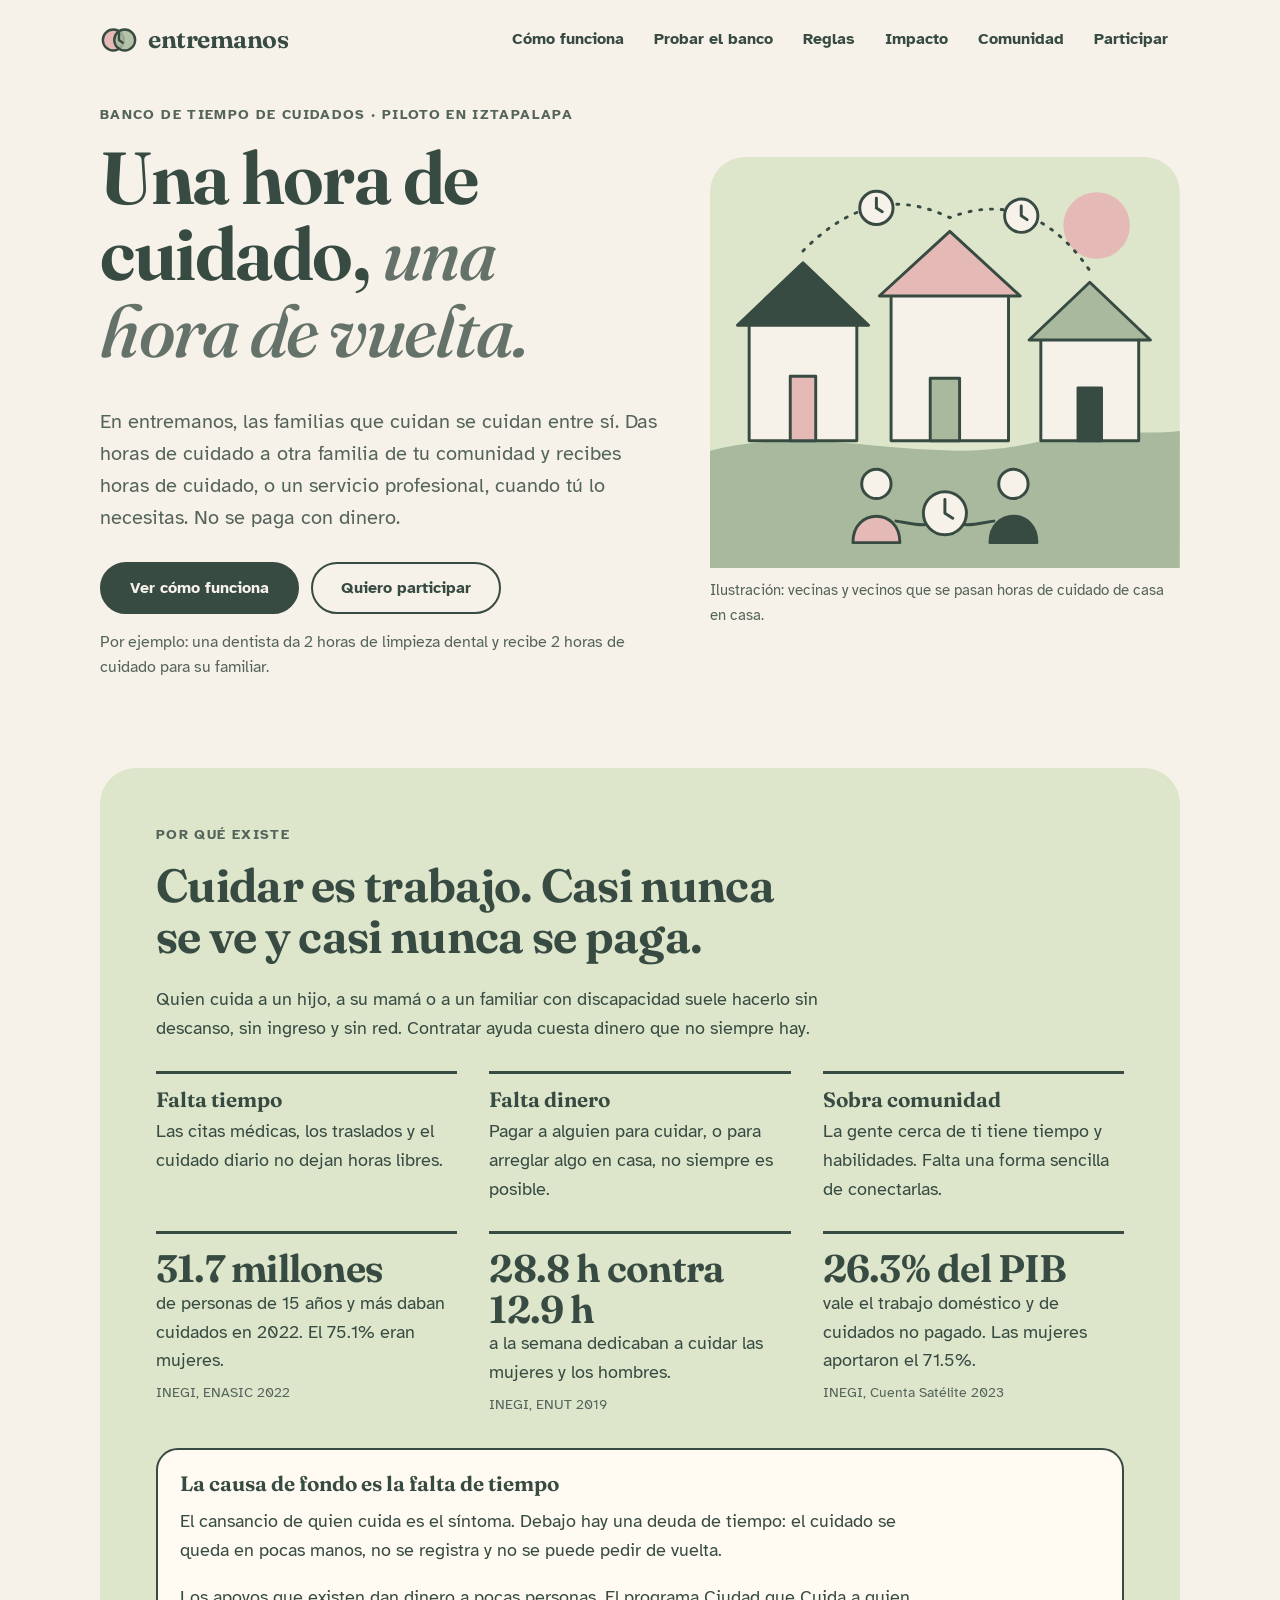
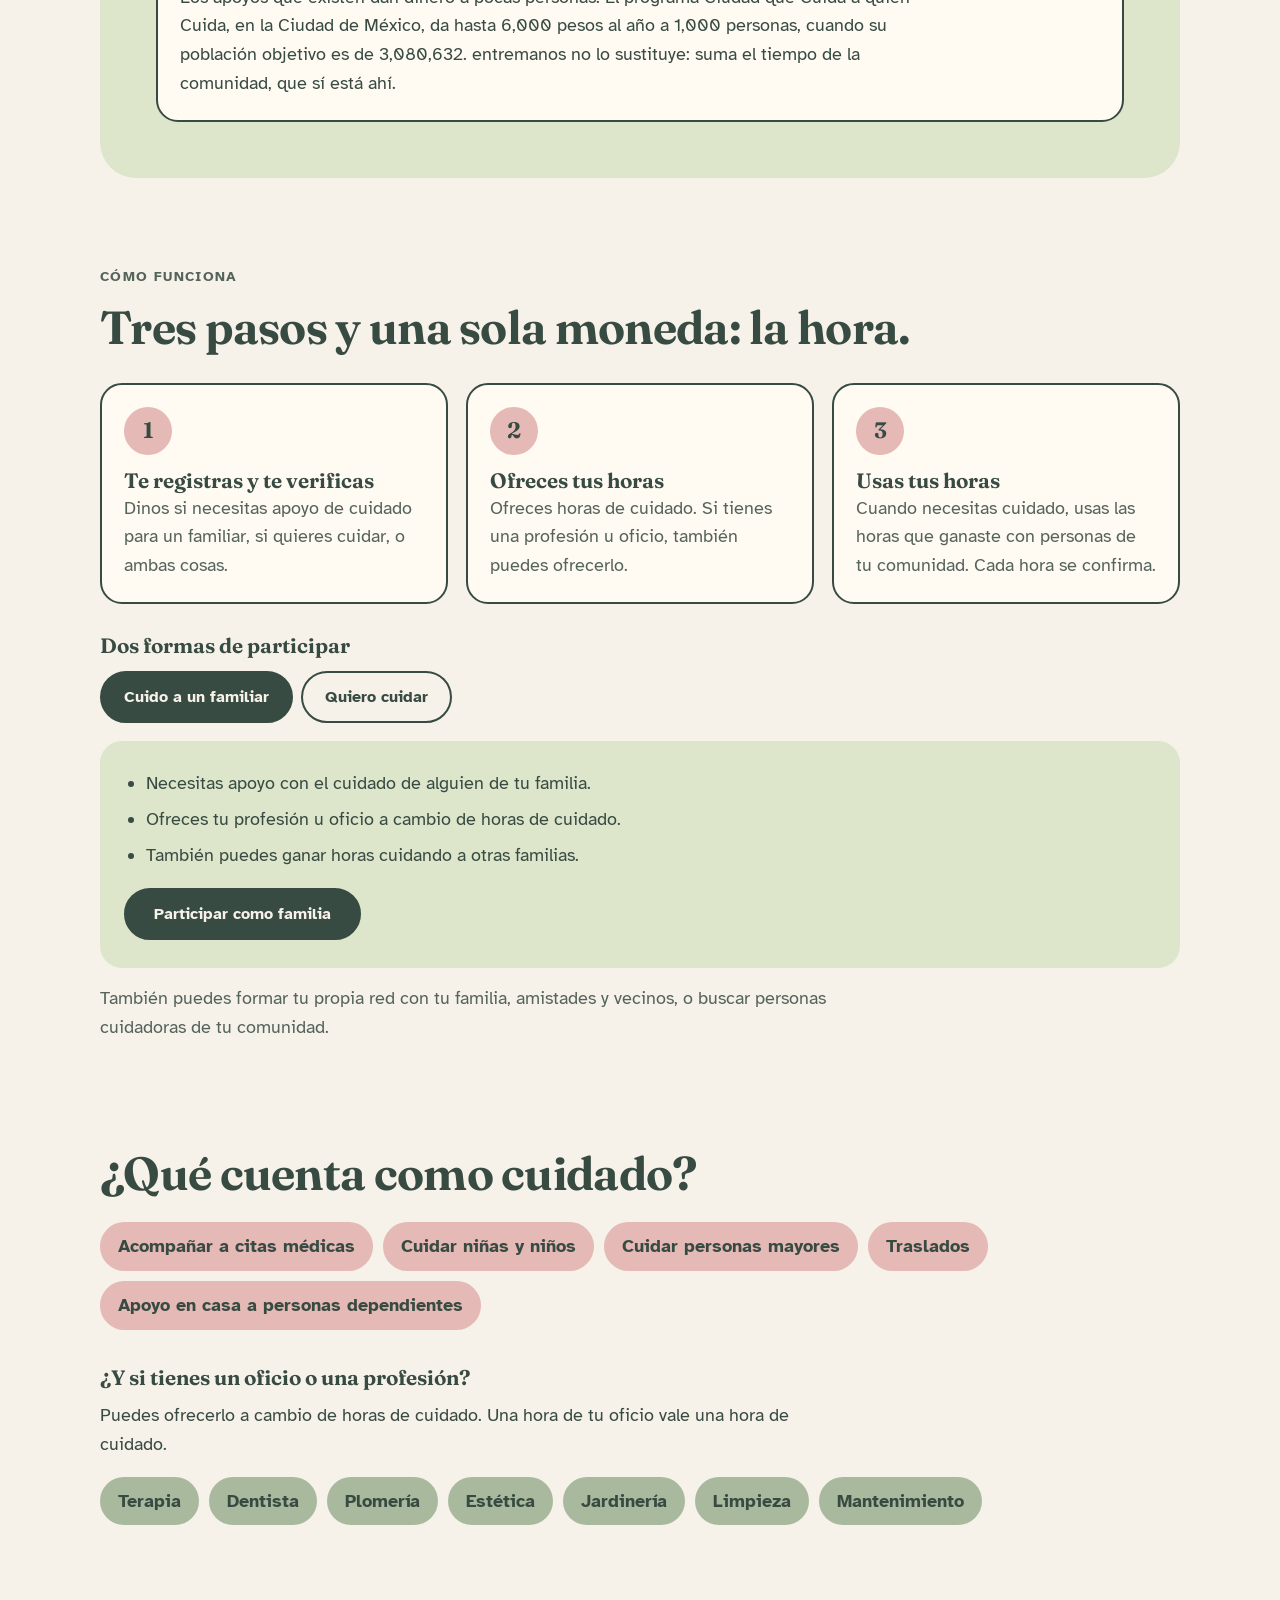
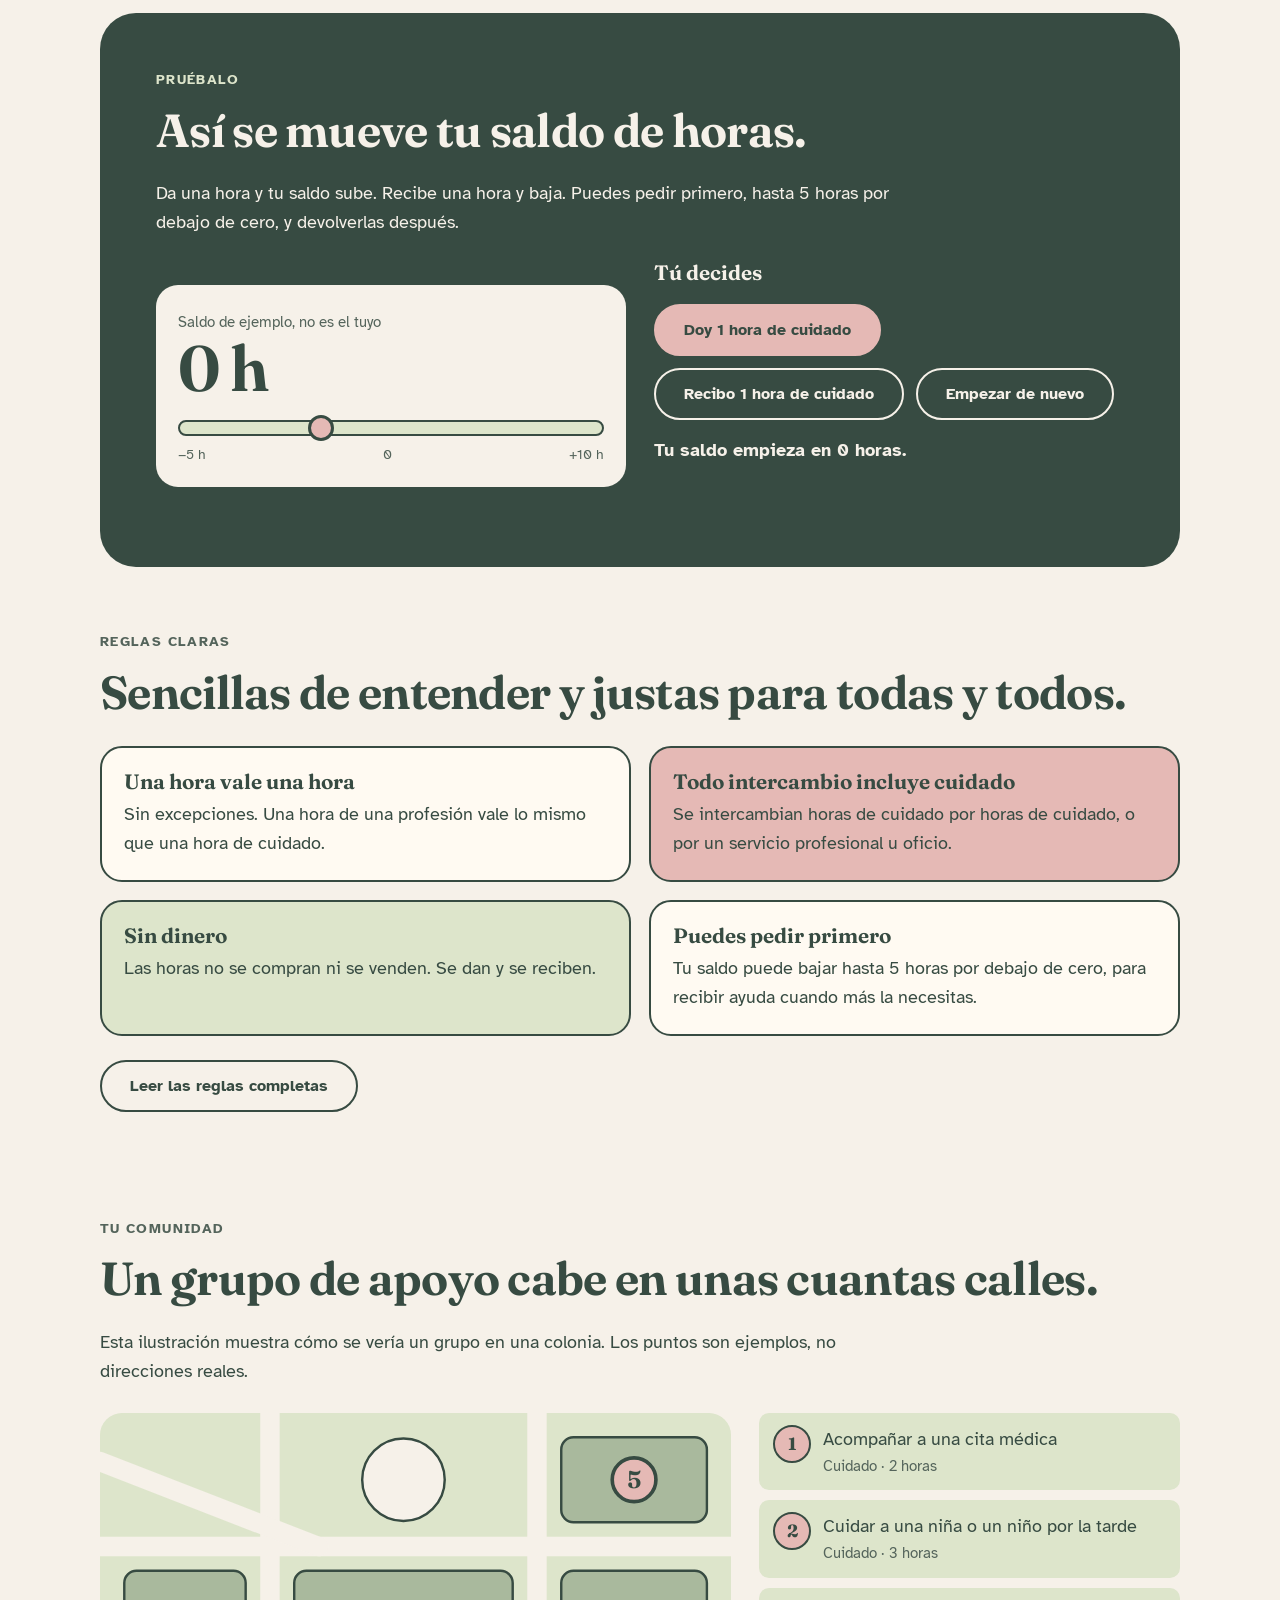
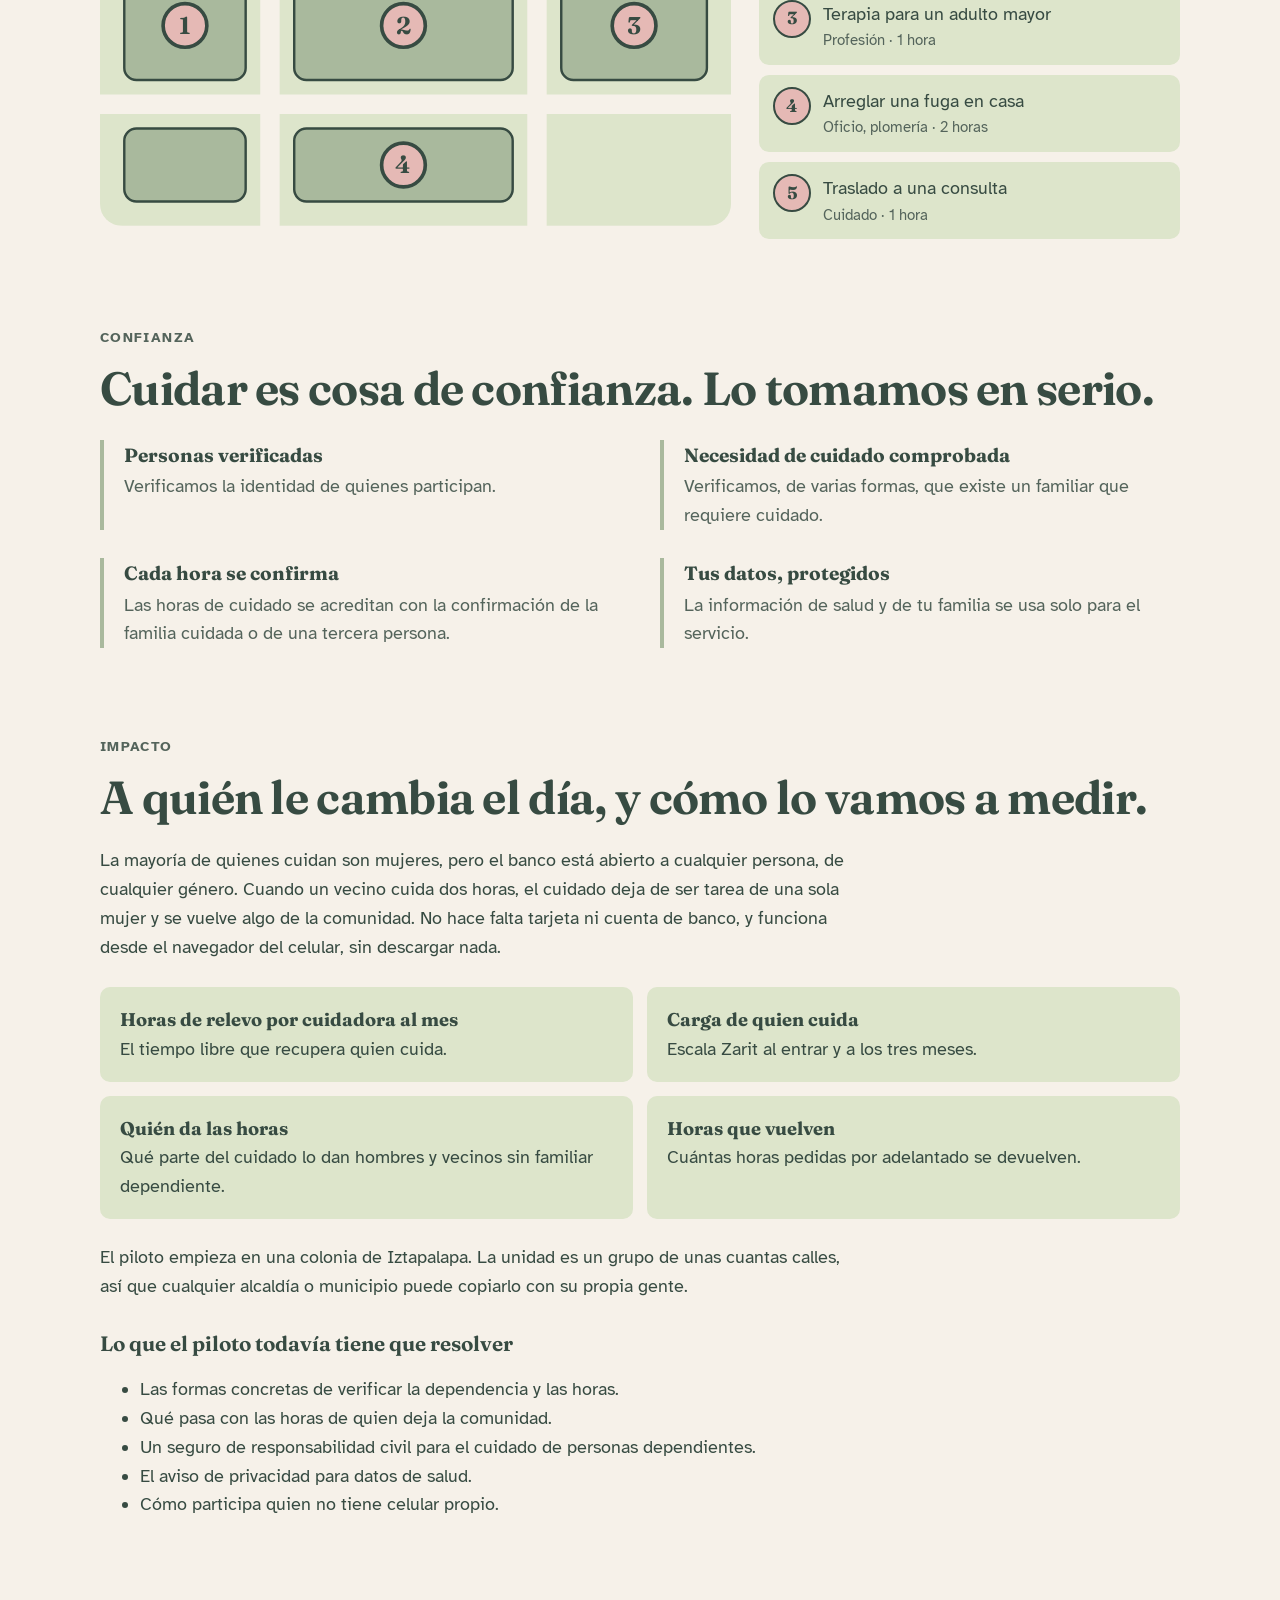
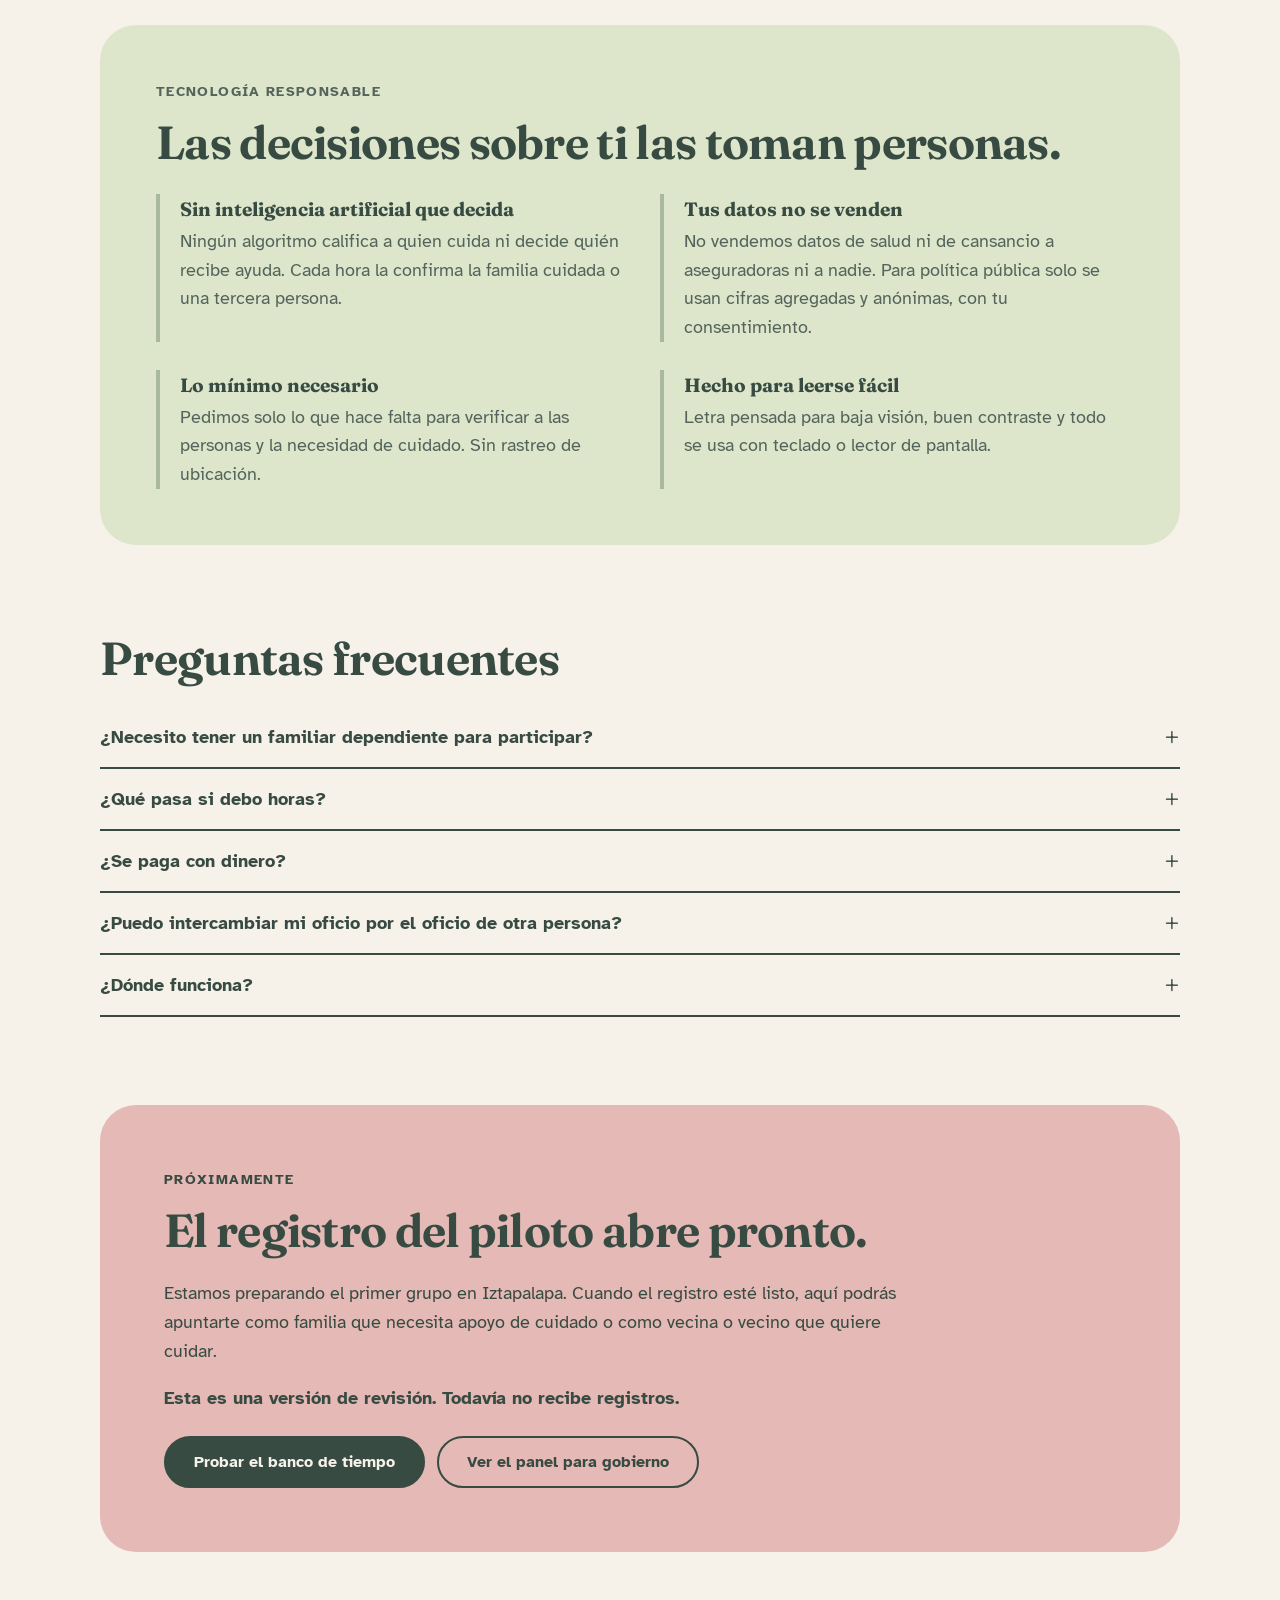
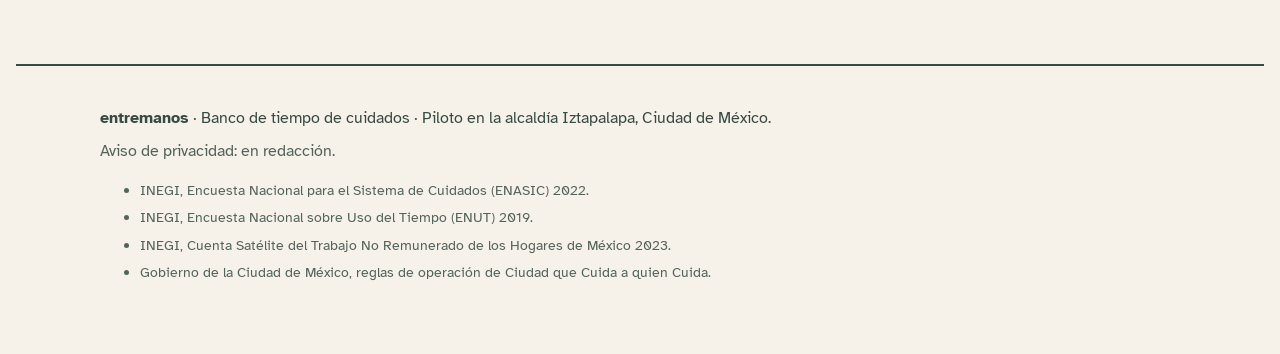
<file: index.html>
<!doctype html><html><head><meta charset=utf8><meta name=viewport content="width=device-width,initial-scale=1,viewport-fit=cover"><style>:root{color-scheme:light;box-sizing:border-box;padding-top:env(safe-area-inset-top,0px);padding-bottom:env(safe-area-inset-bottom,0px)}html{scroll-padding-top:env(safe-area-inset-top,0px)}body{margin:0;padding:0;font:14px -apple-system,BlinkMacSystemFont,sans-serif;background:#fff;color:#000}img{max-width:100%}[hidden]:not([hidden=until-found i]){display:none!important}</style></head><body>
<title>entremanos</title>
<meta name="claude:viewport-fit-sides" content="cover">
<meta name="description" content="entremanos es un banco de tiempo de cuidados. Una hora de cuidado que das se convierte en una hora de cuidado o de servicio para ti, entre personas de tu comunidad. Piloto en Iztapalapa.">
<link rel="preconnect" href="https://fonts.googleapis.com">
<link rel="preconnect" href="https://fonts.gstatic.com" crossorigin>
<link rel="stylesheet" href="https://fonts.googleapis.com/css2?family=Atkinson+Hyperlegible:ital,wght@0,400;0,700;1,400&family=Fraunces:ital,opsz,wght@0,9..144,500;0,9..144,650;1,9..144,500&display=swap">
<style>
  /* Layout concept: editorial, left-aligned columns on a warm cream ground; sage panels carry
     the explanations, rose marks the "hour" wherever it appears. One look, light only. */
  :root {
    color-scheme: light;
    --crema: #F6F1E9;
    --salvia-claro: #DDE5CB;
    --salvia: #A9B99D;
    --rosa: #E5B9B5;
    --bosque: #374B42;
    --texto-2: #54645B;      /* secondary text on crema: 5.57:1 */
    --titular: #65726A;      /* large display text only, on crema */
    --linea: #cfc8b8;
    --serif: "Fraunces", Georgia, "Times New Roman", serif;
    --sans: "Atkinson Hyperlegible", "Segoe UI", system-ui, -apple-system, Roboto, Arial, sans-serif;
    --r-s: 10px;
    --r-m: 22px;
    --r-l: 36px;
  }
  *, *::before, *::after { box-sizing: border-box; }
  html { scroll-behavior: smooth; -webkit-text-size-adjust: 100%; }
  body {
    margin: 0;
    background: var(--crema);
    color: var(--bosque);
    font-family: var(--sans);
    font-size: 1.125rem;
    line-height: 1.6;
    padding-left: max(16px, env(safe-area-inset-left, 0px));
    padding-right: max(16px, env(safe-area-inset-right, 0px));
  }
  h1, h2, h3 { font-family: var(--serif); font-weight: 650; color: var(--bosque); text-wrap: balance; margin: 0 0 .5em; }
  h1 { font-size: clamp(2.6rem, 9.5vw, 4.6rem); line-height: 1.04; letter-spacing: -.02em; }
  h1 em { font-style: italic; font-weight: 500; color: var(--titular); }
  h2 { font-size: clamp(1.9rem, 6vw, 2.9rem); line-height: 1.1; letter-spacing: -.015em; }
  h3 { font-size: 1.3rem; line-height: 1.2; }
  p { margin: 0 0 1em; max-width: 62ch; }
  a { color: var(--bosque); text-underline-offset: 3px; }
  .muted { color: var(--texto-2); }
  .wrap { max-width: 1080px; margin: 0 auto; }
  section { padding-block: 64px; }

  /* Visible focus on every interactive element */
  :focus-visible { outline: 3px solid var(--bosque); outline-offset: 3px; box-shadow: 0 0 0 7px var(--rosa); border-radius: 6px; }

  .skip {
    position: absolute; left: 12px; top: -80px; z-index: 50; background: var(--bosque); color: var(--crema);
    padding: 12px 18px; border-radius: var(--r-s); font-weight: 700; text-decoration: none;
  }
  .skip:focus { top: 12px; }

  .eyebrow { display: block; font-size: .85rem; font-weight: 700; letter-spacing: .1em; text-transform: uppercase; color: var(--texto-2); margin-bottom: 14px; }

  .btn {
    display: inline-flex; align-items: center; justify-content: center; min-height: 52px; padding: 0 28px;
    border-radius: 999px; border: 2px solid var(--bosque); background: var(--bosque); color: var(--crema);
    font: 700 1rem/1 var(--sans); text-decoration: none; cursor: pointer;
  }
  .btn:hover { background: #2a3a33; }
  .btn.ghost { background: transparent; color: var(--bosque); }
  .btn.ghost:hover { background: var(--salvia-claro); }
  .btn.rose { background: var(--rosa); color: var(--bosque); }
  .btn.rose:hover { background: #dba7a2; }

  /* Header */
  header.top { padding-block: 18px; }
  header.top .wrap { display: flex; flex-wrap: wrap; align-items: center; justify-content: space-between; gap: 12px 24px; }
  .brand { display: inline-flex; align-items: center; gap: 10px; text-decoration: none; font-family: var(--serif); font-weight: 650; font-size: 1.55rem; letter-spacing: -.02em; color: var(--bosque); }
  .brand svg { width: 38px; height: 38px; flex: none; }
  nav ul { display: flex; flex-wrap: wrap; gap: 4px 6px; list-style: none; margin: 0; padding: 0; }
  nav a { display: inline-flex; align-items: center; min-height: 44px; padding: 0 12px; border-radius: 999px; text-decoration: none; font-weight: 700; font-size: .98rem; }
  nav a:hover { background: var(--salvia-claro); }

  /* Hero */
  .hero { padding-top: 24px; }
  .hero-grid { display: grid; gap: 36px; align-items: center; }
  .hero .actions { display: flex; flex-wrap: wrap; gap: 12px; margin: 28px 0 16px; }
  .lead { font-size: 1.25rem; color: var(--texto-2); }
  .scene { margin: 0; }
  .scene svg { display: block; width: 100%; height: auto; max-width: 100%; }
  .scene figcaption { margin-top: 10px; font-size: .95rem; color: var(--texto-2); }

  /* Problem band */
  .band { background: var(--salvia-claro); border-radius: var(--r-l); padding: 40px 24px; }
  .three { display: grid; gap: 22px; margin-top: 28px; }
  .three div { border-top: 3px solid var(--bosque); padding-top: 14px; }
  .three h3 { margin-bottom: .2em; }
  .three p { margin: 0; color: var(--bosque); }
  .stat b { display: block; font: 650 2.4rem/1.05 var(--serif); letter-spacing: -.02em; }
  .stat cite { display: block; margin-top: 6px; font-style: normal; font-size: .9rem; color: var(--texto-2); }
  .cause { margin-top: 32px; padding: 22px; background: #fffaf2; border: 2px solid var(--bosque); border-radius: var(--r-m); }
  .cause p:last-child { margin-bottom: 0; }
  .metrics { list-style: none; margin: 26px 0 0; padding: 0; display: grid; gap: 14px; }
  .metrics li { padding: 18px 20px; background: var(--salvia-claro); border-radius: var(--r-s); }
  .metrics b { display: block; font-family: var(--serif); font-size: 1.15rem; }
  .sources { font-size: .9rem; color: var(--texto-2); }
  .sources li { margin-bottom: .3em; }
  @media (min-width: 860px) { .metrics { grid-template-columns: repeat(2, 1fr); } }

  /* Steps */
  .steps { list-style: none; margin: 30px 0 0; padding: 0; display: grid; gap: 18px; counter-reset: paso; }
  .steps li { counter-increment: paso; display: grid; grid-template-columns: auto 1fr; gap: 6px 18px; align-items: start; padding: 22px; background: #fffaf2; border: 2px solid var(--bosque); border-radius: var(--r-m); }
  .steps li::before { content: counter(paso); grid-row: span 2; width: 48px; height: 48px; border-radius: 50%; background: var(--rosa); color: var(--bosque); display: grid; place-items: center; font: 650 1.4rem/1 var(--serif); }
  .steps h3 { margin: 0; }
  .steps p { margin: 0; color: var(--texto-2); }

  /* Tabs */
  .tabs { margin-top: 30px; }
  [role="tablist"] { display: flex; flex-wrap: wrap; gap: 8px; }
  [role="tab"] { min-height: 52px; padding: 0 22px; border-radius: 999px; border: 2px solid var(--bosque); background: transparent; color: var(--bosque); font: 700 1rem/1 var(--sans); cursor: pointer; }
  [role="tab"][aria-selected="true"] { background: var(--bosque); color: var(--crema); }
  [role="tab"]:hover[aria-selected="false"] { background: var(--salvia-claro); }
  [role="tabpanel"] { margin-top: 18px; background: var(--salvia-claro); border-radius: var(--r-m); padding: 28px 24px; }
  [role="tabpanel"] ul { margin: 0 0 1em; padding-left: 1.2em; }
  [role="tabpanel"] li { margin-bottom: .4em; }

  .chips { display: flex; flex-wrap: wrap; gap: 10px; list-style: none; padding: 0; margin: 18px 0 0; }
  .chips li { padding: 10px 18px; border-radius: 999px; background: var(--rosa); font-weight: 700; }
  .chips.oficios li { background: var(--salvia); }

  /* Demo */
  .demo { background: var(--bosque); color: var(--crema); border-radius: var(--r-l); padding: 40px 24px; }
  .demo h2, .demo h3 { color: var(--crema); }
  .demo p { color: var(--crema); }
  .demo .eyebrow { color: var(--salvia-claro); }
  .demo-grid { display: grid; gap: 28px; align-items: center; margin-top: 24px; }
  .balance { background: var(--crema); color: var(--bosque); border-radius: var(--r-m); padding: 22px; }
  .balance output { display: block; font: 650 4rem/1 var(--serif); letter-spacing: -.02em; }
  .balance small { color: var(--texto-2); font-size: .95rem; }
  .gauge { position: relative; height: 16px; margin: 20px 0 8px; background: var(--salvia-claro); border-radius: 999px; border: 2px solid var(--bosque); }
  .gauge .zero { position: absolute; top: -6px; bottom: -6px; width: 3px; background: var(--bosque); left: 33.333%; }
  .gauge .dot { position: absolute; top: 50%; width: 26px; height: 26px; margin: -13px 0 0 -13px; border-radius: 50%; background: var(--rosa); border: 3px solid var(--bosque); transition: left .25s ease; }
  .scale { display: flex; justify-content: space-between; font-size: .85rem; color: var(--texto-2); }
  .demo .controls { display: flex; flex-wrap: wrap; gap: 12px; margin-top: 18px; }
  .demo .btn { border-color: var(--crema); }
  .demo .btn.rose { border-color: var(--rosa); }
  .demo .btn.ghost { color: var(--crema); }
  .demo .btn.ghost:hover { background: #4a5f54; }
  .demo .status { min-height: 3.2em; margin-top: 16px; font-weight: 700; }
  .demo :focus-visible { outline-color: var(--crema); box-shadow: 0 0 0 7px var(--rosa); }

  /* Rules */
  .rules { display: grid; gap: 18px; margin-top: 28px; }
  .rule { padding: 22px; border-radius: var(--r-m); background: #fffaf2; border: 2px solid var(--bosque); }
  .rule:nth-child(2) { background: var(--rosa); }
  .rule:nth-child(3) { background: var(--salvia-claro); }
  .rule h3 { margin-bottom: .25em; }
  .rule p { margin: 0; }

  /* Community map */
  .map-grid { display: grid; gap: 28px; margin-top: 28px; align-items: start; }
  .map svg { display: block; width: 100%; height: auto; border-radius: var(--r-m); }
  .map-list { list-style: none; margin: 0; padding: 0; display: grid; gap: 10px; counter-reset: pin; }
  .map-list li { display: grid; grid-template-columns: 38px 1fr; gap: 12px; align-items: start; padding: 12px 14px; background: var(--salvia-claro); border-radius: var(--r-s); }
  .map-list b.n { width: 38px; height: 38px; border-radius: 50%; background: var(--rosa); border: 2px solid var(--bosque); display: grid; place-items: center; font-family: var(--serif); font-size: 1.1rem; }
  .map-list span { display: block; color: var(--texto-2); font-size: .95rem; }

  /* Trust */
  .trust { display: grid; gap: 18px; margin-top: 26px; }
  .trust div { padding-left: 20px; border-left: 4px solid var(--salvia); }
  .trust b { display: block; font-family: var(--serif); font-size: 1.2rem; margin-bottom: 2px; }
  .trust p { margin: 0; color: var(--texto-2); }

  /* FAQ */
  details { border-bottom: 2px solid var(--bosque); }
  summary { cursor: pointer; list-style: none; min-height: 60px; display: flex; align-items: center; justify-content: space-between; gap: 16px; font-weight: 700; padding-block: 12px; }
  summary::-webkit-details-marker { display: none; }
  summary::after { content: "+"; font: 500 1.8rem/1 var(--serif); }
  details[open] summary::after { content: "\2212"; }
  details p { color: var(--texto-2); padding-bottom: 18px; margin: 0; }

  /* Sign-up */
  .signup { background: var(--rosa); border-radius: var(--r-l); padding: 44px 24px; }
  .signup p { color: var(--bosque); }

  footer { padding-block: 40px 56px; border-top: 2px solid var(--bosque); margin-top: 24px; font-size: .98rem; }
  footer p { max-width: none; margin-bottom: .5em; }

  /* Dialog */
  dialog { max-width: min(640px, calc(100vw - 32px)); width: 100%; border: 3px solid var(--bosque); border-radius: var(--r-m); padding: 28px 24px; background: var(--crema); color: var(--bosque); }
  dialog::backdrop { background: rgba(55, 75, 66, .62); }
  dialog ul { padding-left: 1.2em; margin: 0 0 1.2em; }
  dialog li { margin-bottom: .5em; }

  @media (min-width: 860px) {
    section { padding-block: 88px; }
    .hero-grid { grid-template-columns: 1.1fr .9fr; }
    .band { padding: 56px; }
    .three { grid-template-columns: repeat(3, 1fr); gap: 32px; }
    .steps { grid-template-columns: repeat(3, 1fr); }
    .steps li { display: block; }
    .steps li::before { margin-bottom: 14px; }
    .demo { padding: 56px; }
    .demo-grid { grid-template-columns: 1fr 1fr; }
    .rules { grid-template-columns: repeat(2, 1fr); }
    .map-grid { grid-template-columns: 1.2fr .8fr; }
    .trust { grid-template-columns: repeat(2, 1fr); gap: 28px 40px; }
    .signup { padding: 64px; }
  }
  @media (prefers-reduced-motion: reduce) {
    html { scroll-behavior: auto; }
    .gauge .dot { transition: none; }
  }
</style>

<a class="skip" href="#contenido">Saltar al contenido</a>

<header class="top">
  <div class="wrap">
    <a class="brand" href="#inicio" aria-label="entremanos, inicio">
      <svg viewBox="0 0 40 40" aria-hidden="true" focusable="false">
        <circle cx="14" cy="20" r="11" fill="#E5B9B5" stroke="#374B42" stroke-width="2.5"/>
        <circle cx="26" cy="20" r="11" fill="#A9B99D" fill-opacity=".85" stroke="#374B42" stroke-width="2.5"/>
        <path d="M20 13v7l4 3" fill="none" stroke="#374B42" stroke-width="2.5" stroke-linecap="round" stroke-linejoin="round"/>
      </svg>
      entremanos
    </a>
    <nav aria-label="Principal">
      <ul>
        <li><a href="#como-funciona">Cómo funciona</a></li>
        <li><a href="#probar">Probar el banco</a></li>
        <li><a href="#reglas">Reglas</a></li>
        <li><a href="#impacto">Impacto</a></li>
        <li><a href="#comunidad">Comunidad</a></li>
        <li><a href="#unirme">Participar</a></li>
      </ul>
    </nav>
  </div>
</header>

<main id="contenido" tabindex="-1">

  <!-- HERO -->
  <section class="hero" id="inicio" aria-labelledby="t-hero">
    <div class="wrap hero-grid">
      <div>
        <span class="eyebrow">Banco de tiempo de cuidados · Piloto en Iztapalapa</span>
        <h1 id="t-hero">Una hora de cuidado, <em>una hora de vuelta.</em></h1>
        <p class="lead">En entremanos, las familias que cuidan se cuidan entre sí. Das horas de cuidado a otra familia de tu comunidad y recibes horas de cuidado, o un servicio profesional, cuando tú lo necesitas. No se paga con dinero.</p>
        <div class="actions">
          <a class="btn" href="#como-funciona">Ver cómo funciona</a>
          <a class="btn ghost" href="#unirme">Quiero participar</a>
        </div>
        <p class="muted" style="font-size:.98rem;margin:0">Por ejemplo: una dentista da 2 horas de limpieza dental y recibe 2 horas de cuidado para su familiar.</p>
      </div>

      <figure class="scene">
        <svg viewBox="0 0 480 420" role="img" aria-labelledby="scene-t scene-d">
          <title id="scene-t">Ilustración de una colonia</title>
          <desc id="scene-d">Tres casas de una misma calle conectadas por un hilo que une relojes de una hora. Debajo, dos personas se pasan un reloj de una hora entre las manos.</desc>
          <rect x="0" y="0" width="480" height="420" rx="36" fill="#DDE5CB"/>
          <circle cx="395" cy="70" r="34" fill="#E5B9B5"/>
          <path d="M0 300 C120 270 220 320 340 290 C400 275 440 285 480 280 L480 420 L0 420 Z" fill="#A9B99D"/>
          <!-- houses -->
          <g stroke="#374B42" stroke-width="3" stroke-linejoin="round">
            <rect x="40" y="170" width="110" height="120" fill="#F6F1E9"/>
            <path d="M28 172 L95 108 L162 172 Z" fill="#374B42"/>
            <rect x="82" y="224" width="26" height="66" fill="#E5B9B5"/>
            <rect x="185" y="140" width="120" height="150" fill="#F6F1E9"/>
            <path d="M173 142 L245 76 L317 142 Z" fill="#E5B9B5"/>
            <rect x="225" y="226" width="30" height="64" fill="#A9B99D"/>
            <rect x="338" y="185" width="100" height="105" fill="#F6F1E9"/>
            <path d="M326 187 L388 128 L450 187 Z" fill="#A9B99D"/>
            <rect x="376" y="236" width="24" height="54" fill="#374B42"/>
          </g>
          <!-- thread with hour tokens -->
          <path d="M95 96 C150 40 200 40 245 62 C300 40 350 60 388 116" fill="none" stroke="#374B42" stroke-width="3" stroke-dasharray="2 9" stroke-linecap="round"/>
          <g stroke="#374B42" stroke-width="3" stroke-linecap="round">
            <circle cx="170" cy="52" r="17" fill="#F6F1E9"/><path d="M170 42v10l6 4" fill="none"/>
            <circle cx="318" cy="60" r="17" fill="#F6F1E9"/><path d="M318 50v10l6 4" fill="none"/>
          </g>
          <!-- two people passing an hour -->
          <g stroke="#374B42" stroke-width="3" stroke-linecap="round" stroke-linejoin="round">
            <circle cx="170" cy="334" r="15" fill="#F6F1E9"/>
            <path d="M146 394 C146 358 194 358 194 394 Z" fill="#E5B9B5"/>
            <circle cx="310" cy="334" r="15" fill="#F6F1E9"/>
            <path d="M286 394 C286 358 334 358 334 394 Z" fill="#374B42"/>
            <path d="M190 372 C214 376 218 378 232 372" fill="none"/>
            <path d="M290 372 C266 376 262 378 248 372" fill="none"/>
            <circle cx="240" cy="364" r="22" fill="#F6F1E9"/><path d="M240 350v14l8 5" fill="none"/>
          </g>
        </svg>
        <figcaption>Ilustración: vecinas y vecinos que se pasan horas de cuidado de casa en casa.</figcaption>
      </figure>
    </div>
  </section>

  <!-- PROBLEM -->
  <section aria-labelledby="t-problema" style="padding-block:0">
    <div class="wrap band">
      <span class="eyebrow">Por qué existe</span>
      <h2 id="t-problema">Cuidar es trabajo. Casi nunca se ve y casi nunca se paga.</h2>
      <p>Quien cuida a un hijo, a su mamá o a un familiar con discapacidad suele hacerlo sin descanso, sin ingreso y sin red. Contratar ayuda cuesta dinero que no siempre hay.</p>
      <div class="three">
        <div><h3>Falta tiempo</h3><p>Las citas médicas, los traslados y el cuidado diario no dejan horas libres.</p></div>
        <div><h3>Falta dinero</h3><p>Pagar a alguien para cuidar, o para arreglar algo en casa, no siempre es posible.</p></div>
        <div><h3>Sobra comunidad</h3><p>La gente cerca de ti tiene tiempo y habilidades. Falta una forma sencilla de conectarlas.</p></div>
      </div>
      <div class="three">
        <div class="stat"><b>31.7 millones</b><p>de personas de 15 años y más daban cuidados en 2022. El 75.1% eran mujeres.</p><cite>INEGI, ENASIC 2022</cite></div>
        <div class="stat"><b>28.8 h contra 12.9 h</b><p>a la semana dedicaban a cuidar las mujeres y los hombres.</p><cite>INEGI, ENUT 2019</cite></div>
        <div class="stat"><b>26.3% del PIB</b><p>vale el trabajo doméstico y de cuidados no pagado. Las mujeres aportaron el 71.5%.</p><cite>INEGI, Cuenta Satélite 2023</cite></div>
      </div>
      <div class="cause">
        <h3>La causa de fondo es la falta de tiempo</h3>
        <p>El cansancio de quien cuida es el síntoma. Debajo hay una deuda de tiempo: el cuidado se queda en pocas manos, no se registra y no se puede pedir de vuelta.</p>
        <p>Los apoyos que existen dan dinero a pocas personas. El programa Ciudad que Cuida a quien Cuida, en la Ciudad de México, da hasta 6,000 pesos al año a 1,000 personas, cuando su población objetivo es de 3,080,632. entremanos no lo sustituye: suma el tiempo de la comunidad, que sí está ahí.</p>
      </div>
    </div>
  </section>

  <!-- HOW -->
  <section id="como-funciona" aria-labelledby="t-como">
    <div class="wrap">
      <span class="eyebrow">Cómo funciona</span>
      <h2 id="t-como">Tres pasos y una sola moneda: la hora.</h2>
      <ol class="steps">
        <li><h3>Te registras y te verificas</h3><p>Dinos si necesitas apoyo de cuidado para un familiar, si quieres cuidar, o ambas cosas.</p></li>
        <li><h3>Ofreces tus horas</h3><p>Ofreces horas de cuidado. Si tienes una profesión u oficio, también puedes ofrecerlo.</p></li>
        <li><h3>Usas tus horas</h3><p>Cuando necesitas cuidado, usas las horas que ganaste con personas de tu comunidad. Cada hora se confirma.</p></li>
      </ol>

      <div class="tabs">
        <h3 id="t-roles" style="margin-bottom:.6em">Dos formas de participar</h3>
        <div role="tablist" aria-labelledby="t-roles">
          <button role="tab" id="tab-familia" aria-controls="panel-familia" aria-selected="true" tabindex="0">Cuido a un familiar</button>
          <button role="tab" id="tab-vecino" aria-controls="panel-vecino" aria-selected="false" tabindex="-1">Quiero cuidar</button>
        </div>
        <div role="tabpanel" id="panel-familia" aria-labelledby="tab-familia">
          <ul>
            <li>Necesitas apoyo con el cuidado de alguien de tu familia.</li>
            <li>Ofreces tu profesión u oficio a cambio de horas de cuidado.</li>
            <li>También puedes ganar horas cuidando a otras familias.</li>
          </ul>
          <a class="btn" href="#unirme">Participar como familia</a>
        </div>
        <div role="tabpanel" id="panel-vecino" aria-labelledby="tab-vecino" hidden>
          <ul>
            <li>Eres vecina o vecino, con tiempo y ganas de ayudar. No necesitas tener un familiar dependiente.</li>
            <li>Das horas de cuidado a familias de tu comunidad.</li>
            <li>Recibes a cambio el servicio de oficio o profesión que ofrece la familia.</li>
          </ul>
          <a class="btn" href="#unirme">Participar como cuidadora o cuidador</a>
        </div>
        <p class="muted" style="margin-top:16px">También puedes formar tu propia red con tu familia, amistades y vecinos, o buscar personas cuidadoras de tu comunidad.</p>
      </div>
    </div>
  </section>

  <!-- WHAT COUNTS -->
  <section style="padding-top:0" aria-labelledby="t-cuenta">
    <div class="wrap">
      <h2 id="t-cuenta">¿Qué cuenta como cuidado?</h2>
      <ul class="chips">
        <li>Acompañar a citas médicas</li>
        <li>Cuidar niñas y niños</li>
        <li>Cuidar personas mayores</li>
        <li>Traslados</li>
        <li>Apoyo en casa a personas dependientes</li>
      </ul>
      <h3 style="margin-top:36px">¿Y si tienes un oficio o una profesión?</h3>
      <p>Puedes ofrecerlo a cambio de horas de cuidado. Una hora de tu oficio vale una hora de cuidado.</p>
      <ul class="chips oficios">
        <li>Terapia</li><li>Dentista</li><li>Plomería</li><li>Estética</li><li>Jardinería</li><li>Limpieza</li><li>Mantenimiento</li>
      </ul>
    </div>
  </section>

  <!-- DEMO -->
  <section id="probar" style="padding-block:0 64px" aria-labelledby="t-probar">
    <div class="wrap demo">
      <span class="eyebrow">Pruébalo</span>
      <h2 id="t-probar">Así se mueve tu saldo de horas.</h2>
      <p>Da una hora y tu saldo sube. Recibe una hora y baja. Puedes pedir primero, hasta 5 horas por debajo de cero, y devolverlas después.</p>
      <div class="demo-grid">
        <div class="balance">
          <small id="bal-label">Saldo de ejemplo, no es el tuyo</small>
          <output id="bal" for="btn-dar btn-recibir" aria-labelledby="bal-label">0 h</output>
          <div class="gauge" aria-hidden="true"><span class="zero"></span><span class="dot" id="dot" style="left:33.333%"></span></div>
          <div class="scale" aria-hidden="true"><span>−5 h</span><span>0</span><span>+10 h</span></div>
        </div>
        <div>
          <h3>Tú decides</h3>
          <div class="controls">
            <button type="button" class="btn rose" id="btn-dar">Doy 1 hora de cuidado</button>
            <button type="button" class="btn" id="btn-recibir">Recibo 1 hora de cuidado</button>
            <button type="button" class="btn ghost" id="btn-reiniciar">Empezar de nuevo</button>
          </div>
          <p class="status" id="estado" role="status" aria-live="polite">Tu saldo empieza en 0 horas.</p>
        </div>
      </div>
    </div>
  </section>

  <!-- RULES -->
  <section id="reglas" style="padding-top:0" aria-labelledby="t-reglas">
    <div class="wrap">
      <span class="eyebrow">Reglas claras</span>
      <h2 id="t-reglas">Sencillas de entender y justas para todas y todos.</h2>
      <div class="rules">
        <div class="rule"><h3>Una hora vale una hora</h3><p>Sin excepciones. Una hora de una profesión vale lo mismo que una hora de cuidado.</p></div>
        <div class="rule"><h3>Todo intercambio incluye cuidado</h3><p>Se intercambian horas de cuidado por horas de cuidado, o por un servicio profesional u oficio.</p></div>
        <div class="rule"><h3>Sin dinero</h3><p>Las horas no se compran ni se venden. Se dan y se reciben.</p></div>
        <div class="rule"><h3>Puedes pedir primero</h3><p>Tu saldo puede bajar hasta 5 horas por debajo de cero, para recibir ayuda cuando más la necesitas.</p></div>
      </div>
      <p style="margin-top:24px"><button type="button" class="btn ghost" id="abrir-reglas" aria-haspopup="dialog">Leer las reglas completas</button></p>
    </div>
  </section>

  <!-- COMMUNITY MAP -->
  <section id="comunidad" style="padding-top:0" aria-labelledby="t-comunidad">
    <div class="wrap">
      <span class="eyebrow">Tu comunidad</span>
      <h2 id="t-comunidad">Un grupo de apoyo cabe en unas cuantas calles.</h2>
      <p>Esta ilustración muestra cómo se vería un grupo en una colonia. Los puntos son ejemplos, no direcciones reales.</p>
      <div class="map-grid">
        <div class="map">
          <svg viewBox="0 0 520 340" role="img" aria-labelledby="map-t" aria-describedby="map-lista">
            <title id="map-t">Mapa ilustrado de un grupo de apoyo con cinco puntos de ejemplo</title>
            <rect width="520" height="340" fill="#DDE5CB"/>
            <!-- streets -->
            <g stroke="#F6F1E9" stroke-width="16" stroke-linecap="round" fill="none">
              <path d="M0 110 H520"/><path d="M0 240 H520"/><path d="M140 0 V340"/><path d="M360 0 V340"/><path d="M0 40 L180 110"/>
            </g>
            <!-- blocks -->
            <g fill="#A9B99D" stroke="#374B42" stroke-width="2">
              <rect x="20" y="130" width="100" height="90" rx="10"/><rect x="160" y="130" width="180" height="90" rx="10"/>
              <rect x="380" y="130" width="120" height="90" rx="10"/><rect x="160" y="260" width="180" height="60" rx="10"/>
              <rect x="380" y="20" width="120" height="70" rx="10"/><rect x="20" y="260" width="100" height="60" rx="10"/>
            </g>
            <!-- park -->
            <circle cx="250" cy="55" r="34" fill="#F6F1E9" stroke="#374B42" stroke-width="2"/>
            <!-- pins -->
            <g stroke="#374B42" stroke-width="3" font-family="Fraunces, Georgia, serif" font-size="20" font-weight="650" text-anchor="middle" fill="#374B42">
              <circle cx="70" cy="175" r="18" fill="#E5B9B5"/><text x="70" y="182" stroke="none">1</text>
              <circle cx="250" cy="175" r="18" fill="#E5B9B5"/><text x="250" y="182" stroke="none">2</text>
              <circle cx="440" cy="175" r="18" fill="#E5B9B5"/><text x="440" y="182" stroke="none">3</text>
              <circle cx="250" cy="290" r="18" fill="#E5B9B5"/><text x="250" y="297" stroke="none">4</text>
              <circle cx="440" cy="55" r="18" fill="#E5B9B5"/><text x="440" y="62" stroke="none">5</text>
            </g>
          </svg>
        </div>
        <ol class="map-list" id="map-lista" aria-label="Los puntos del mapa, en lista">
          <li><b class="n" aria-hidden="true">1</b><div>Acompañar a una cita médica<span>Cuidado · 2 horas</span></div></li>
          <li><b class="n" aria-hidden="true">2</b><div>Cuidar a una niña o un niño por la tarde<span>Cuidado · 3 horas</span></div></li>
          <li><b class="n" aria-hidden="true">3</b><div>Terapia para un adulto mayor<span>Profesión · 1 hora</span></div></li>
          <li><b class="n" aria-hidden="true">4</b><div>Arreglar una fuga en casa<span>Oficio, plomería · 2 horas</span></div></li>
          <li><b class="n" aria-hidden="true">5</b><div>Traslado a una consulta<span>Cuidado · 1 hora</span></div></li>
        </ol>
      </div>
    </div>
  </section>

  <!-- TRUST -->
  <section style="padding-top:0" aria-labelledby="t-confianza">
    <div class="wrap">
      <span class="eyebrow">Confianza</span>
      <h2 id="t-confianza">Cuidar es cosa de confianza. Lo tomamos en serio.</h2>
      <div class="trust">
        <div><b>Personas verificadas</b><p>Verificamos la identidad de quienes participan.</p></div>
        <div><b>Necesidad de cuidado comprobada</b><p>Verificamos, de varias formas, que existe un familiar que requiere cuidado.</p></div>
        <div><b>Cada hora se confirma</b><p>Las horas de cuidado se acreditan con la confirmación de la familia cuidada o de una tercera persona.</p></div>
        <div><b>Tus datos, protegidos</b><p>La información de salud y de tu familia se usa solo para el servicio.</p></div>
      </div>
    </div>
  </section>

  <!-- IMPACT -->
  <section id="impacto" style="padding-top:0" aria-labelledby="t-impacto">
    <div class="wrap">
      <span class="eyebrow">Impacto</span>
      <h2 id="t-impacto">A quién le cambia el día, y cómo lo vamos a medir.</h2>
      <p>La mayoría de quienes cuidan son mujeres, pero el banco está abierto a cualquier persona, de cualquier género. Cuando un vecino cuida dos horas, el cuidado deja de ser tarea de una sola mujer y se vuelve algo de la comunidad. No hace falta tarjeta ni cuenta de banco, y funciona desde el navegador del celular, sin descargar nada.</p>
      <ul class="metrics">
        <li><b>Horas de relevo por cuidadora al mes</b>El tiempo libre que recupera quien cuida.</li>
        <li><b>Carga de quien cuida</b>Escala Zarit al entrar y a los tres meses.</li>
        <li><b>Quién da las horas</b>Qué parte del cuidado lo dan hombres y vecinos sin familiar dependiente.</li>
        <li><b>Horas que vuelven</b>Cuántas horas pedidas por adelantado se devuelven.</li>
      </ul>
      <p style="margin-top:24px">El piloto empieza en una colonia de Iztapalapa. La unidad es un grupo de unas cuantas calles, así que cualquier alcaldía o municipio puede copiarlo con su propia gente.</p>
      <h3 style="margin-top:32px">Lo que el piloto todavía tiene que resolver</h3>
      <ul>
        <li>Las formas concretas de verificar la dependencia y las horas.</li>
        <li>Qué pasa con las horas de quien deja la comunidad.</li>
        <li>Un seguro de responsabilidad civil para el cuidado de personas dependientes.</li>
        <li>El aviso de privacidad para datos de salud.</li>
        <li>Cómo participa quien no tiene celular propio.</li>
      </ul>
    </div>
  </section>

  <!-- RESPONSIBLE TECH -->
  <section id="tecnologia" style="padding-top:0" aria-labelledby="t-tecnologia">
    <div class="wrap band">
      <span class="eyebrow">Tecnología responsable</span>
      <h2 id="t-tecnologia">Las decisiones sobre ti las toman personas.</h2>
      <div class="trust">
        <div><b>Sin inteligencia artificial que decida</b><p>Ningún algoritmo califica a quien cuida ni decide quién recibe ayuda. Cada hora la confirma la familia cuidada o una tercera persona.</p></div>
        <div><b>Tus datos no se venden</b><p>No vendemos datos de salud ni de cansancio a aseguradoras ni a nadie. Para política pública solo se usan cifras agregadas y anónimas, con tu consentimiento.</p></div>
        <div><b>Lo mínimo necesario</b><p>Pedimos solo lo que hace falta para verificar a las personas y la necesidad de cuidado. Sin rastreo de ubicación.</p></div>
        <div><b>Hecho para leerse fácil</b><p>Letra pensada para baja visión, buen contraste y todo se usa con teclado o lector de pantalla.</p></div>
      </div>
    </div>
  </section>

  <!-- FAQ -->
  <section style="padding-top:0" aria-labelledby="t-faq">
    <div class="wrap">
      <h2 id="t-faq">Preguntas frecuentes</h2>
      <details><summary>¿Necesito tener un familiar dependiente para participar?</summary><p>No. Si quieres cuidar, te registras como vecina o vecino cuidador. Si necesitas apoyo de cuidado para un familiar, te registras como familia.</p></details>
      <details><summary>¿Qué pasa si debo horas?</summary><p>Tu saldo puede bajar hasta 5 horas por debajo de cero. Después las devuelves ofreciendo horas a tu comunidad.</p></details>
      <details><summary>¿Se paga con dinero?</summary><p>No. Se intercambian horas, y una hora de cualquier servicio vale una hora de cuidado.</p></details>
      <details><summary>¿Puedo intercambiar mi oficio por el oficio de otra persona?</summary><p>No. Todo intercambio incluye al menos una hora de cuidado.</p></details>
      <details><summary>¿Dónde funciona?</summary><p>Estamos comenzando con un piloto en la alcaldía Iztapalapa.</p></details>
    </div>
  </section>

  <!-- SIGN-UP -->
  <section id="unirme" style="padding-top:0" aria-labelledby="t-unirme">
    <div class="wrap signup">
      <span class="eyebrow" style="color:var(--bosque)">Próximamente</span>
      <h2 id="t-unirme">El registro del piloto abre pronto.</h2>
      <p>Estamos preparando el primer grupo en Iztapalapa. Cuando el registro esté listo, aquí podrás apuntarte como familia que necesita apoyo de cuidado o como vecina o vecino que quiere cuidar.</p>
      <p style="margin:0;font-weight:700">Esta es una versión de revisión. Todavía no recibe registros.</p>
      <div class="actions" style="display:flex;flex-wrap:wrap;gap:12px;margin-top:24px">
        <a class="btn" href="app/">Probar el banco de tiempo</a>
        <a class="btn ghost" href="gobierno/">Ver el panel para gobierno</a>
      </div>
    </div>
  </section>
</main>

<footer>
  <div class="wrap">
    <p><b>entremanos</b> · Banco de tiempo de cuidados · Piloto en la alcaldía Iztapalapa, Ciudad de México.</p>
    <p class="muted">Aviso de privacidad: en redacción.</p>
    <ul class="sources">
      <li>INEGI, Encuesta Nacional para el Sistema de Cuidados (ENASIC) 2022.</li>
      <li>INEGI, Encuesta Nacional sobre Uso del Tiempo (ENUT) 2019.</li>
      <li>INEGI, Cuenta Satélite del Trabajo No Remunerado de los Hogares de México 2023.</li>
      <li>Gobierno de la Ciudad de México, reglas de operación de Ciudad que Cuida a quien Cuida.</li>
    </ul>
  </div>
</footer>

<dialog id="reglas-dialog" aria-labelledby="reglas-titulo">
  <h2 id="reglas-titulo" style="font-size:1.7rem">Reglas completas</h2>
  <ul>
    <li>Una hora vale una hora, sin excepciones, incluidas las profesiones.</li>
    <li>Todo intercambio incluye al menos una hora de cuidado. Un oficio se intercambia solo por horas de cuidado.</li>
    <li>Cuidado es acompañar a citas, cuidar niñas, niños y personas mayores, hacer traslados y dar apoyo en casa a personas dependientes.</li>
    <li>Las horas de cuidado se acreditan con la confirmación de la familia cuidada o de una tercera persona.</li>
    <li>El saldo puede bajar hasta 5 horas por debajo de cero.</li>
    <li>No se usa dinero.</li>
  </ul>
  <button type="button" class="btn" id="cerrar-reglas">Cerrar</button>
</dialog>

<script>
  (function () {
    /* Tabs: arrow keys, Home and End move between tabs and activate them */
    var tabs = Array.prototype.slice.call(document.querySelectorAll('[role="tab"]'));
    function select(tab, focus) {
      tabs.forEach(function (t) {
        var on = t === tab;
        t.setAttribute('aria-selected', on ? 'true' : 'false');
        t.tabIndex = on ? 0 : -1;
        document.getElementById(t.getAttribute('aria-controls')).hidden = !on;
      });
      if (focus) tab.focus();
    }
    tabs.forEach(function (tab, i) {
      tab.addEventListener('click', function () { select(tab, false); });
      tab.addEventListener('keydown', function (e) {
        var next = null;
        if (e.key === 'ArrowRight') next = tabs[(i + 1) % tabs.length];
        else if (e.key === 'ArrowLeft') next = tabs[(i - 1 + tabs.length) % tabs.length];
        else if (e.key === 'Home') next = tabs[0];
        else if (e.key === 'End') next = tabs[tabs.length - 1];
        if (next) { e.preventDefault(); select(next, true); }
      });
    });

    /* Hour balance demo */
    var MIN = -5, MAX = 10, saldo = 0;
    var out = document.getElementById('bal');
    var dot = document.getElementById('dot');
    var estado = document.getElementById('estado');
    function plural(n) { return Math.abs(n) === 1 ? 'hora' : 'horas'; }
    function pintar(msg) {
      var shown = Math.max(MIN, Math.min(MAX, saldo));
      out.textContent = (saldo > 0 ? '+' : '') + saldo + ' h';
      dot.style.left = ((shown - MIN) / (MAX - MIN) * 100) + '%';
      estado.textContent = msg;
    }
    document.getElementById('btn-dar').addEventListener('click', function () {
      saldo += 1;
      pintar('Diste 1 hora de cuidado. Tu saldo es ' + saldo + ' ' + plural(saldo) + '.');
    });
    document.getElementById('btn-recibir').addEventListener('click', function () {
      if (saldo - 1 < MIN) {
        pintar('No se puede. Tu saldo no puede bajar de ' + MIN + ' horas. Da una hora de cuidado para seguir recibiendo.');
        return;
      }
      saldo -= 1;
      var margen = saldo - MIN;
      pintar('Recibiste 1 hora de cuidado. Tu saldo es ' + saldo + ' ' + plural(saldo) + '. Puedes pedir ' + margen + ' ' + plural(margen) + ' más antes de devolver.');
    });
    document.getElementById('btn-reiniciar').addEventListener('click', function () {
      saldo = 0;
      pintar('Tu saldo volvió a 0 horas.');
    });

    /* Dialog: Escape closes natively; the button and a click on the backdrop close it too,
       and focus returns to the control that opened it */
    var dlg = document.getElementById('reglas-dialog');
    var opener = document.getElementById('abrir-reglas');
    opener.addEventListener('click', function () {
      if (typeof dlg.showModal === 'function') dlg.showModal(); else dlg.setAttribute('open', '');
    });
    function cerrar() { if (dlg.close) dlg.close(); else dlg.removeAttribute('open'); opener.focus(); }
    document.getElementById('cerrar-reglas').addEventListener('click', cerrar);
    dlg.addEventListener('click', function (e) {
      var r = dlg.getBoundingClientRect();
      if (e.clientX < r.left || e.clientX > r.right || e.clientY < r.top || e.clientY > r.bottom) cerrar();
    });
    dlg.addEventListener('close', function () { opener.focus(); });
  })();
</script>

</body></html>
</file>
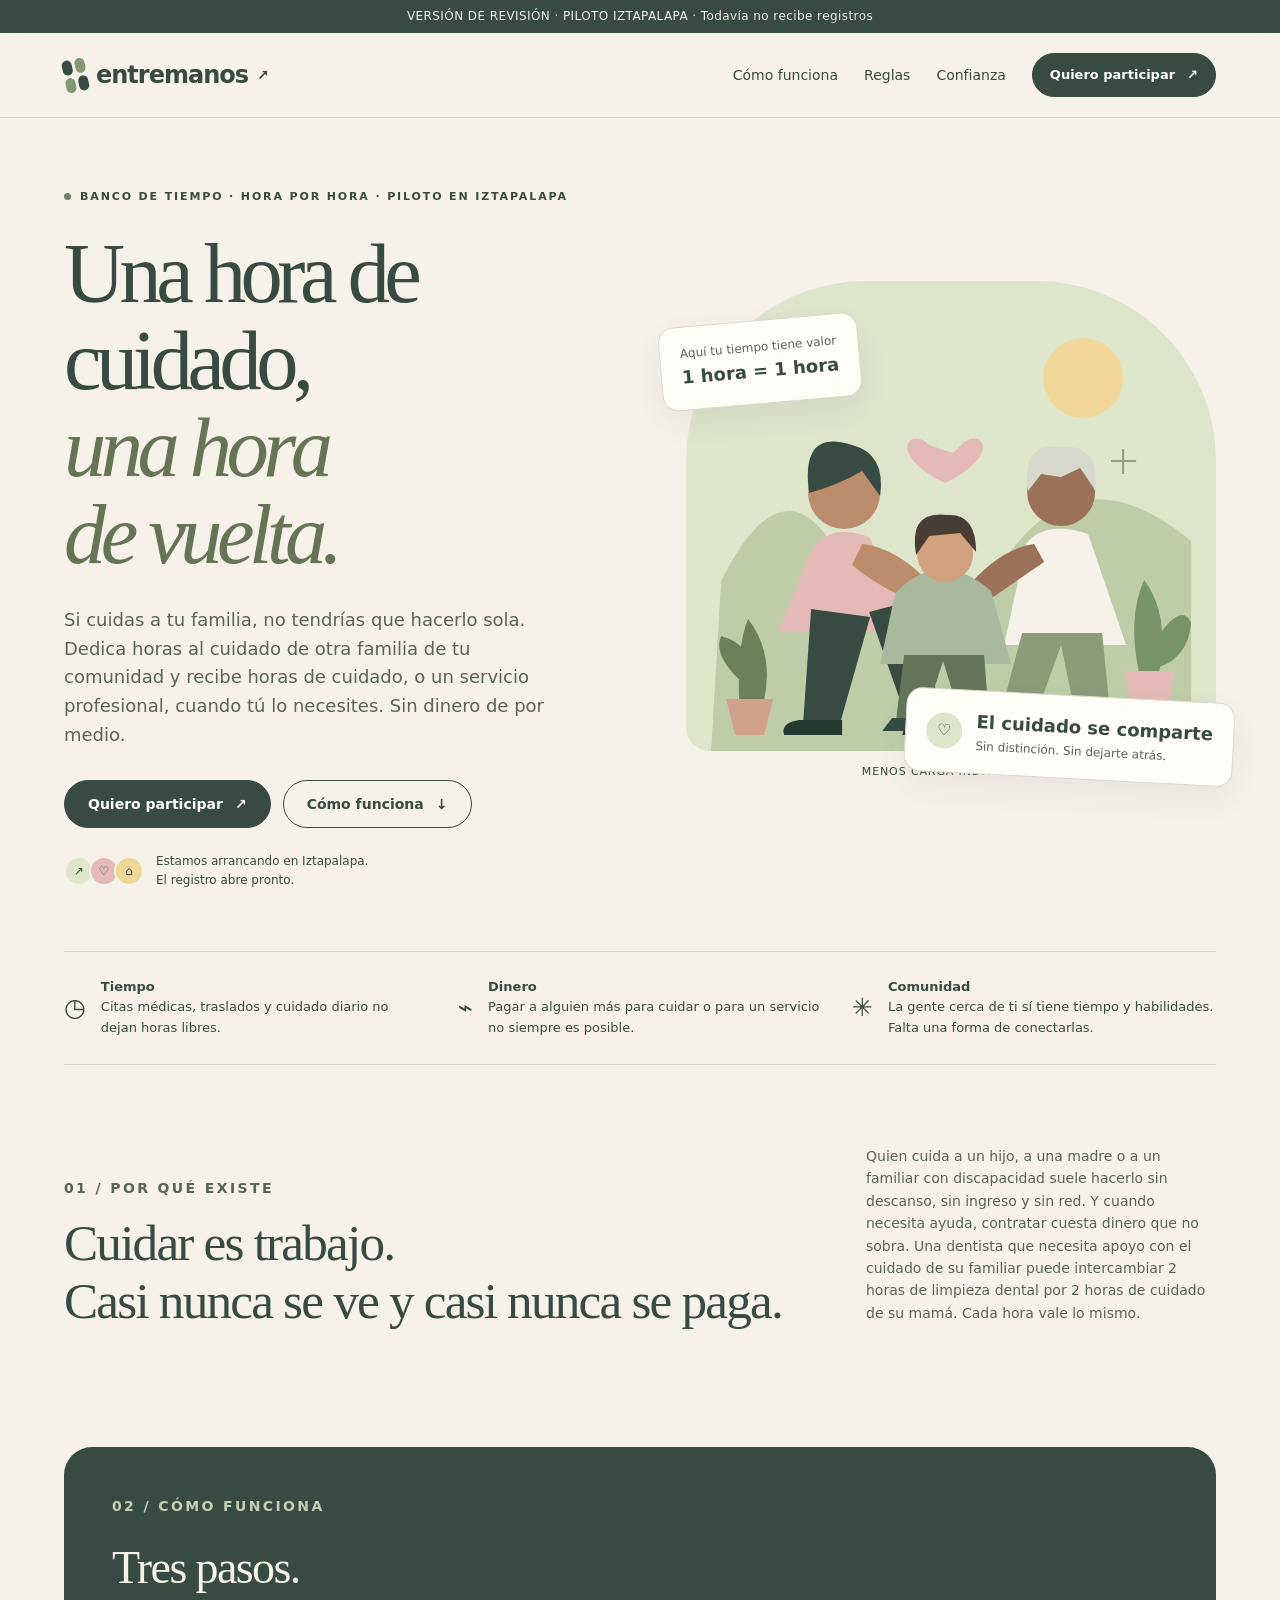
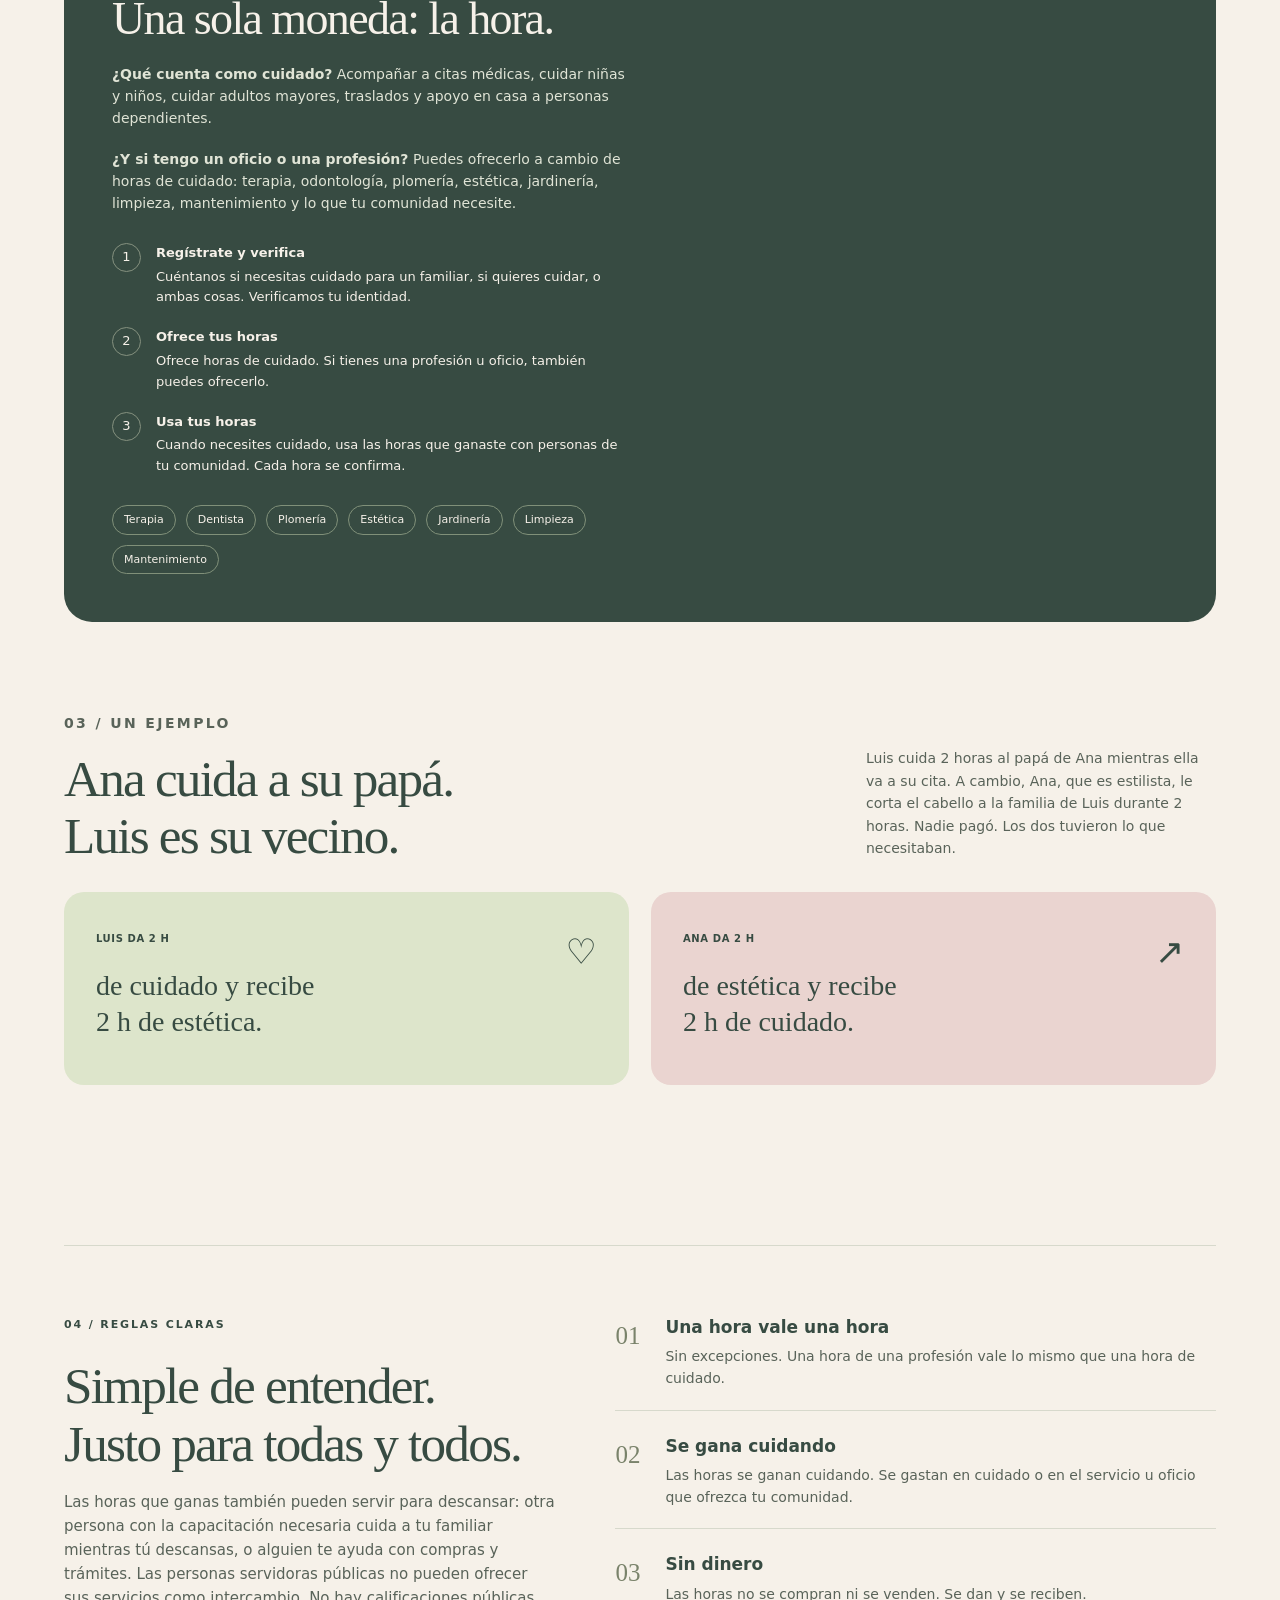
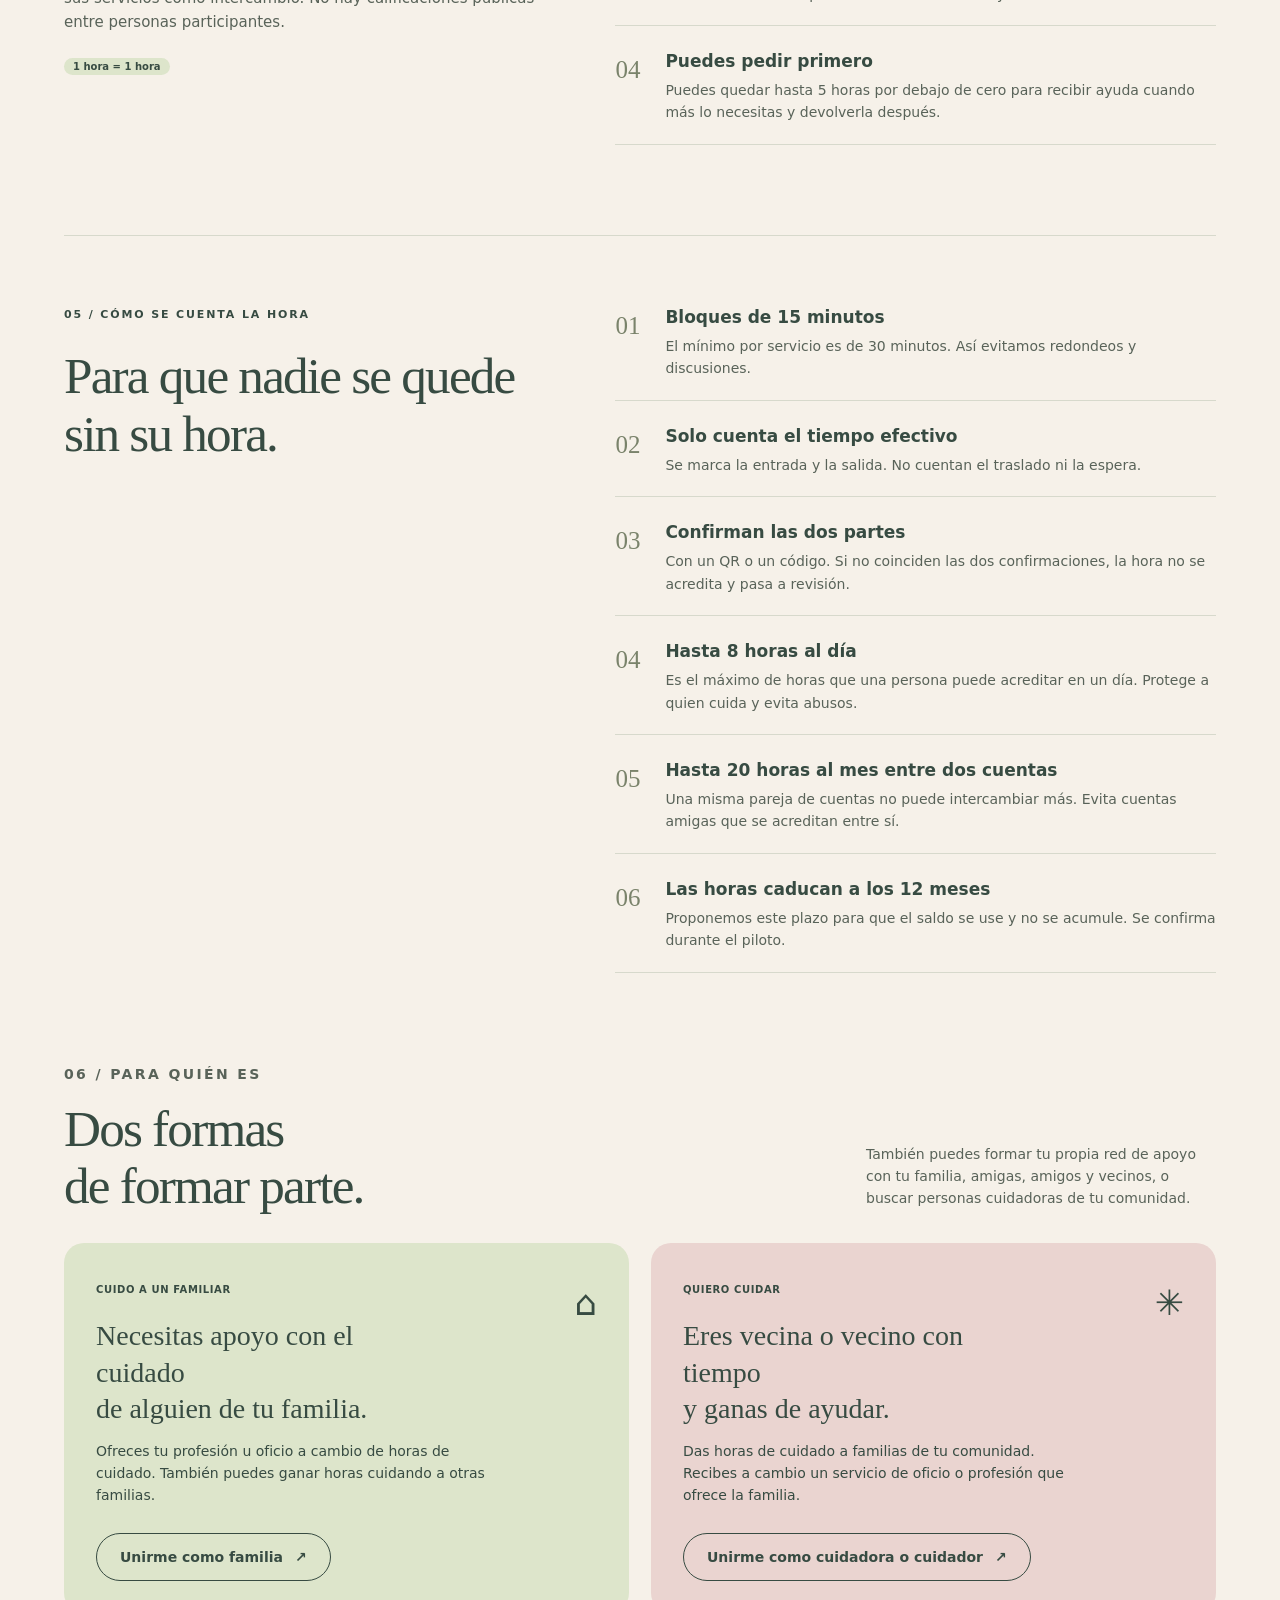
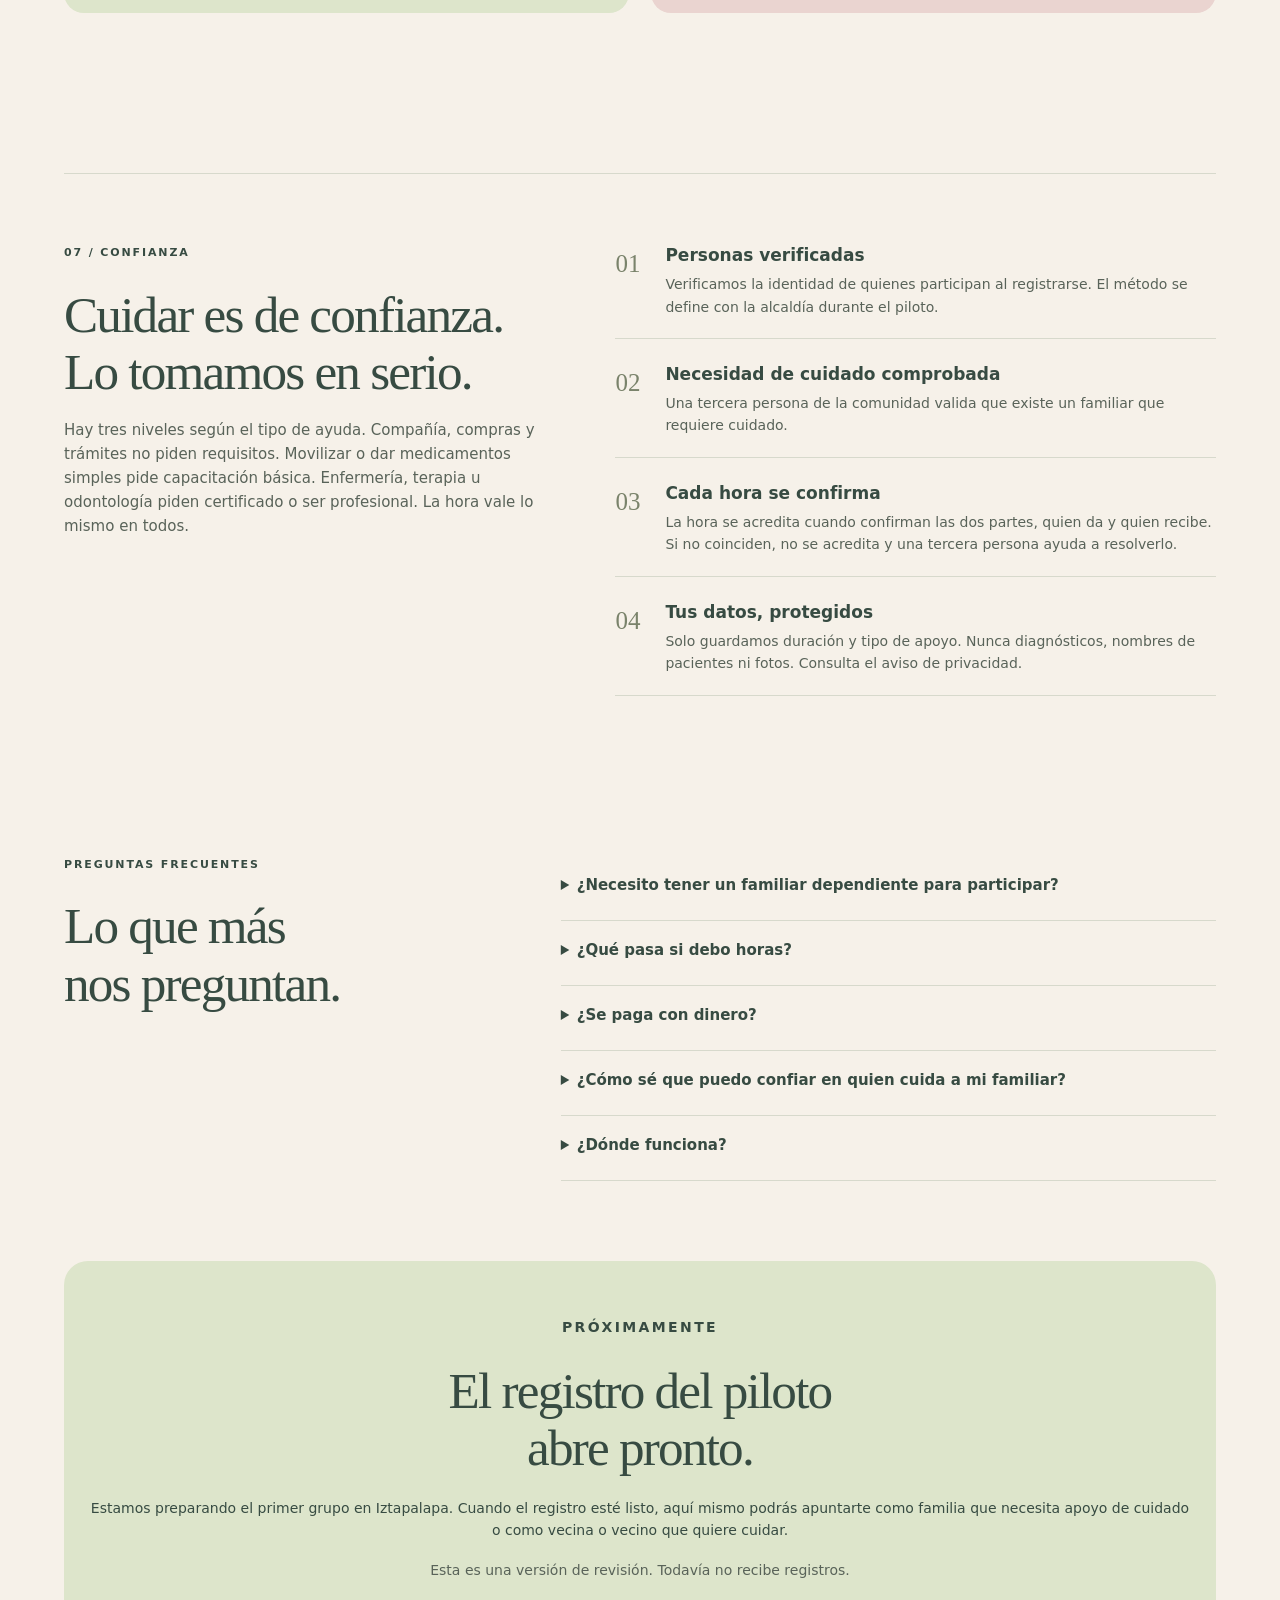
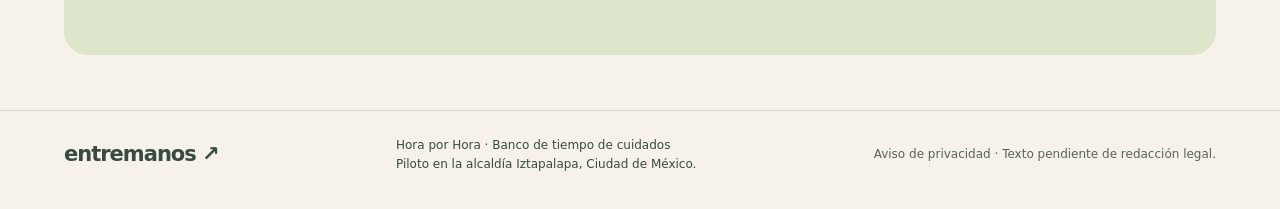
<file: cuidared/index.html>
<!doctype html>
<html lang="es">
<head>
<meta charset="utf-8"><meta name="viewport" content="width=device-width, initial-scale=1">
<meta name="theme-color" content="#374B42">
<title>EntreManos · Hora por Hora</title>
<meta name="description" content="Banco de tiempo de cuidados en Iztapalapa. Una hora de cuidado, una hora de vuelta. Sin dinero de por medio. Versión de revisión.">
<style>
:root{--paper:#F6F1E9;--sage:#DDE5CB;--leaf:#A9B99D;--rose:#E5B9B5;--ink:#374B42;--muted:#596359;--line:#d7d9cc;--white:#fffdf8;--yellow:#f1d898}*{box-sizing:border-box}html{scroll-behavior:smooth;scroll-padding-top:90px}body{margin:0;background:var(--paper);color:var(--ink);font:16px/1.6 system-ui,-apple-system,BlinkMacSystemFont,"Segoe UI",sans-serif}button,input,select{font:inherit;color:inherit}button,a{touch-action:manipulation}button{cursor:pointer}a{color:inherit}button:disabled{cursor:not-allowed;opacity:.5}button:focus-visible,a:focus-visible,input:focus-visible,select:focus-visible,summary:focus-visible{outline:3px solid #82514b;outline-offset:4px}button{border:0}h1,h2,h3,p{margin-top:0}h1,h2,.serif{font-family:Georgia,"Times New Roman",serif;font-weight:400}h1{font-size:clamp(54px,6.6vw,92px);line-height:1.03;letter-spacing:-.065em;margin-bottom:28px}h2{font-size:clamp(34px,4vw,53px);line-height:1.12;letter-spacing:-.035em;margin-bottom:18px}h3{line-height:1.3;font-size:20px}p{margin-bottom:18px}.wrap{width:min(1200px,90%);margin:auto}.skip{position:absolute;left:10px;top:-100px;background:white;padding:12px;z-index:20}.skip:focus{top:10px}.demo-bar{text-align:center;padding:7px 20px;font-size:12px;background:var(--ink);color:var(--paper);letter-spacing:.035em}.header{position:sticky;top:0;background:#f6f1e9f5;backdrop-filter:blur(12px);border-bottom:1px solid var(--line);z-index:8}.nav{display:flex;justify-content:space-between;align-items:center;min-height:84px;gap:25px}.brand{text-decoration:none;font-weight:750;font-size:24px;letter-spacing:-1px;display:flex;align-items:center;gap:9px}.brand-icon{display:grid;grid-template-columns:repeat(2,10px);gap:3px;transform:rotate(-12deg)}.brand-icon i{width:10px;height:15px;background:var(--ink);border-radius:9px}.brand-icon i:nth-child(2),.brand-icon i:nth-child(3){background:#829773}.links{display:flex;align-items:center;gap:26px;font-size:14px}.links a{text-decoration:none}.links a:hover{text-decoration:underline}.btn{display:inline-flex;align-items:center;justify-content:center;gap:12px;border:1px solid var(--ink);border-radius:40px;background:var(--ink);color:var(--white);font-weight:650;font-size:14px;min-height:48px;padding:12px 23px;text-decoration:none;transition:background .15s,transform .15s}.btn:hover{background:#25362e;transform:translateY(-1px)}.btn.outline{background:transparent;color:var(--ink)}.btn.outline:hover{background:var(--sage)}.btn.light{background:var(--paper);color:var(--ink);border-color:var(--paper)}.btn.small{padding:8px 17px;min-height:44px;font-size:13px}.eyebrow{text-transform:uppercase;letter-spacing:.17em;font-size:11px;font-weight:750;display:flex;align-items:center;gap:9px;margin-bottom:24px}.dot{width:7px;height:7px;border-radius:50%;background:#6b805d;display:inline-block}.hero{display:grid;grid-template-columns:1.05fr 1fr;gap:65px;align-items:center;padding:70px 0 60px}.hero-copy>p:not(.eyebrow){max-width:480px;color:var(--muted);font-size:18px}.hero h1 em{font-weight:400;color:#647455}.hero-actions{display:flex;gap:12px;flex-wrap:wrap;margin:30px 0 24px}.tiny{font-size:12px;color:var(--muted)}.hero-note{display:flex;gap:12px;align-items:center;font-size:12px}.faces{display:flex;padding-left:0}.face{width:30px;height:30px;background:var(--sage);border:2px solid var(--paper);border-radius:50%;display:grid;place-items:center;font-size:12px;margin-left:-5px}.face:first-child{margin-left:0}.face:nth-child(2){background:var(--rose)}.face:nth-child(3){background:var(--yellow)}.hero-art{position:relative;min-width:0}.scene{background:var(--sage);border-radius:180px 180px 24px 24px;overflow:hidden;height:470px;position:relative}.scene svg{width:100%;height:100%}.float-card{position:absolute;background:var(--white);padding:17px 20px;border:1px solid #d9dbce;border-radius:16px;box-shadow:0 12px 30px #374b4212}.float-card p{margin:0}.float-card strong{font-size:18px}.float-card.top{top:39px;left:-26px;transform:rotate(-5deg)}.float-card.bottom{bottom:19px;right:-18px;transform:rotate(3deg);display:flex;align-items:center;gap:14px}.check{height:36px;width:36px;background:var(--sage);border-radius:50%;display:grid;place-items:center}.art-caption{text-align:right;font-size:11px;letter-spacing:.08em;margin-top:12px}.principles{border-top:1px solid var(--line);border-bottom:1px solid var(--line);display:grid;grid-template-columns:repeat(3,1fr);gap:30px;padding:25px 0}.principle{display:flex;gap:15px;align-items:center;font-size:13px}.principle>span{font-size:25px}.principle p{margin:0}.principle strong{display:block}.section{padding:80px 0}.section-top{display:flex;justify-content:space-between;gap:40px;align-items:end;margin-bottom:28px}.section-top p{max-width:350px;color:var(--muted);font-size:14px;margin-bottom:5px}.section-top .eyebrow{margin-bottom:15px}.section-top h2{margin-bottom:0}.notice{padding:12px 16px;border-left:3px solid #859273;background:#e8e9dc;font-size:12px;border-radius:0 8px 8px 0;margin-bottom:24px}.filters{display:grid;grid-template-columns:1fr 1.25fr 1fr 1fr;gap:12px;padding:20px;background:var(--white);border:1px solid var(--line);border-radius:15px;margin-bottom:22px}label{display:block;font-size:12px;font-weight:650}input,select{width:100%;background:var(--white);border:1px solid #b5beb0;border-radius:8px;padding:11px 10px;min-height:46px;margin-top:6px;font-size:14px}.explorer{display:grid;grid-template-columns:1fr .9fr;gap:24px;align-items:start}.results-head{display:flex;justify-content:space-between;gap:12px;font-size:12px;margin:0 0 12px}.textbtn{background:transparent;padding:0;min-height:26px;text-decoration:underline;font-size:12px}.cards{display:grid;gap:12px}.service{background:var(--white);border:1px solid var(--line);padding:22px;border-radius:14px}.service-header{display:flex;gap:14px;align-items:flex-start}.service-icon{width:48px;height:48px;border-radius:15px;display:grid;place-items:center;font-size:22px;background:var(--sage);flex-shrink:0}.service:nth-child(2n) .service-icon{background:#ead6cc}.service h3{font-size:17px;margin:4px 0 3px}.service p{font-size:13px;color:var(--muted);margin:6px 0 14px}.tag{font-size:10px;letter-spacing:.06em;font-weight:750;text-transform:uppercase}.service-bottom{display:flex;justify-content:space-between;gap:10px;align-items:center}.price{font-size:16px;font-weight:750}.price small{font-size:11px;display:block;color:var(--muted);font-weight:400}.map-panel{position:sticky;top:110px;border:1px solid #c8ceba;border-radius:18px;overflow:hidden;background:#e7e9d9}.map-top{padding:15px 19px;display:flex;justify-content:space-between;font-size:12px;background:#f3f1e5}.map{height:335px;position:relative;overflow:hidden;background-color:#e5e8d8;background-image:linear-gradient(32deg,transparent 45%,#f9f6e9 45%,#f9f6e9 49%,transparent 49%),linear-gradient(105deg,transparent 41%,#f9f6e9 41%,#f9f6e9 46%,transparent 46%),repeating-linear-gradient(0deg,transparent 0 66px,#f8f6ea 66px 74px),repeating-linear-gradient(90deg,transparent 0 79px,#f8f6ea 79px 87px)}.park{position:absolute;background:#b7c99b;border-radius:45% 35% 50% 20%;width:135px;height:95px;right:8%;top:12%;transform:rotate(-15deg)}.map-label{position:absolute;font-size:10px;font-weight:650;color:#55644c;letter-spacing:.04em;pointer-events:none}.pin{position:absolute;width:40px;height:40px;border-radius:50% 50% 50% 5px;transform:rotate(-45deg);background:var(--ink);border:3px solid var(--white);box-shadow:0 3px 8px #374b422a;display:grid;place-items:center;color:white;font-size:13px}.pin span{transform:rotate(45deg)}.pin:hover{background:#81534d}.map-bottom{padding:16px 19px;background:#f3f1e5;font-size:12px}.map-bottom p{margin:0}.map-bottom .tiny{margin-top:6px;font-size:11px}.empty{padding:30px;border:1px dashed #9ba58f;border-radius:15px}.time-section{background:var(--ink);color:var(--paper);border-radius:28px;padding:48px;display:grid;grid-template-columns:1.1fr 1fr;gap:60px}.time-section .eyebrow{color:#c5d0b4}.time-section h2{font-size:46px}.time-section p{color:#e0e4d6;font-size:14px}.time-section .tiny{font-size:12px}.steps{padding:0;list-style:none;margin:28px 0}.steps li{display:flex;align-items:flex-start;gap:15px;margin:19px 0;font-size:13px}.stepno{display:grid;place-items:center;border:1px solid #85917f;border-radius:50%;width:29px;height:29px;flex-shrink:0}.steps strong{display:block;margin-bottom:3px}.wallet{background:var(--paper);color:var(--ink);border-radius:20px;padding:28px}.wallet-top{display:flex;justify-content:space-between;align-items:center;font-size:12px}.badge{background:var(--sage);border-radius:20px;padding:3px 9px;font-size:10px;font-weight:700}.balance{font-family:Georgia,serif;font-size:70px;line-height:1.2;margin:16px 0 0;letter-spacing:-.04em}.balance small{font-size:24px}.wallet p{color:var(--muted)}.balance-label{font-size:12px!important;margin-bottom:18px}.meter{height:7px;background:#dce0d1;border-radius:6px;margin:14px 0 8px;overflow:hidden}.meter span{display:block;height:100%;background:#71885b;transition:width .2s}.wallet .limit{font-size:11px;margin-bottom:22px}.wallet .btn{width:100%;margin-bottom:9px}.ledger{margin-top:20px;border-top:1px solid var(--line);padding-top:15px}.ledger-row{display:flex;justify-content:space-between;gap:15px;font-size:12px;margin-top:10px}.ledger-row span:first-child{max-width:75%}.ledger-empty{font-size:12px!important;margin-bottom:0}.economy{display:flex;gap:10px;margin-top:16px;flex-wrap:wrap}.economy span{padding:5px 11px;border:1px solid #809079;border-radius:20px;font-size:11px}.network{display:grid;grid-template-columns:1fr 1fr;gap:45px;align-items:center}.network-art{background:#e8d9ce;border-radius:22px;padding:30px;min-height:340px;display:flex;align-items:center;justify-content:center;position:relative;overflow:hidden}.orbit{width:230px;height:230px;border:1px dashed #a18b7d;border-radius:50%;position:relative;display:grid;place-items:center}.orbit:before{content:"";position:absolute;inset:35px;border:1px dashed #ad9d8c;border-radius:50%}.orbit-center{background:var(--ink);color:var(--paper);width:90px;height:90px;border-radius:50%;display:grid;place-items:center;font-family:Georgia,serif;font-size:20px;z-index:1}.orb{position:absolute;min-width:92px;text-align:center;background:var(--white);border-radius:30px;padding:12px;font-size:12px;box-shadow:0 4px 12px #493d3210}.orb.a{top:-10px;left:70px}.orb.b{right:-47px;top:100px}.orb.c{bottom:-5px;left:60px}.orb.d{left:-48px;top:95px}.network-copy p{font-size:15px;color:var(--muted)}.tabs{display:flex;border-bottom:1px solid var(--line);margin:24px 0 18px;gap:22px}.tab{background:none;padding:10px 0;font-size:13px;border-bottom:3px solid transparent;min-height:44px}.tab[aria-selected=true]{border-color:var(--ink);font-weight:750}.network-copy .btn{margin-top:7px}.perks{display:grid;grid-template-columns:1fr 1fr;gap:22px}.perk{background:var(--sage);padding:32px;border-radius:20px;position:relative}.perk.rose{background:#ead4d0}.perk h3{font-family:Georgia,serif;font-size:28px;font-weight:400;max-width:300px;margin:18px 0 12px}.perk p{font-size:14px;max-width:390px}.perk .big-icon{float:right;font-size:35px}.perk .btn{margin-top:8px}.impact{border-top:1px solid var(--line);padding-top:70px;display:grid;grid-template-columns:.9fr 1.1fr;gap:60px}.impact-items{display:grid;gap:24px}.impact-item{border-bottom:1px solid var(--line);padding-bottom:20px;display:grid;grid-template-columns:35px 1fr;gap:15px}.impact-item>span{font-family:Georgia,serif;font-size:25px;color:#7a836b}.impact-item h3{font-size:17px;margin-bottom:7px}.impact-item p{font-size:14px;color:var(--muted);margin:0}.faq{display:grid;grid-template-columns:.8fr 1.2fr;gap:60px}details{border-bottom:1px solid var(--line);padding:17px 0}summary{cursor:pointer;font-size:15px;font-weight:600;min-height:30px}details p{font-size:14px;color:var(--muted);margin:14px 0 4px}.cta{background:var(--sage);text-align:center;padding:55px 25px;border-radius:24px;margin-bottom:55px}.cta h2{max-width:650px;margin:0 auto 20px}.cta p{font-size:14px}.footer{border-top:1px solid var(--line);padding:25px 0 35px}.footer-inner{display:flex;justify-content:space-between;align-items:center;gap:20px}.footer p{margin:0;font-size:12px}.footer .brand{font-size:21px}.mobile-nav{display:none}dialog{color:var(--ink);background:var(--paper);border:1px solid var(--line);border-radius:20px;width:min(530px,92vw);max-height:88vh;padding:30px;overflow:auto}dialog::backdrop{background:#21352bc2;backdrop-filter:blur(3px)}.dialog-head{display:flex;justify-content:space-between;gap:15px;align-items:start}.dialog-head h2{font-size:30px;line-height:1.2}.close{width:40px;height:40px;border-radius:50%;background:#e4e4d8;font-size:22px;flex-shrink:0}.dialog-content p{font-size:14px}.dialog-content label{margin-bottom:14px}.dialog-content .btn{margin-top:8px;width:100%}.dialog-content .notice{margin-top:18px}.checklabel{display:flex;gap:10px;align-items:start;font-size:13px!important;font-weight:400}.checklabel input{width:19px;height:19px;min-height:19px;margin-top:3px;flex-shrink:0}.info-row{display:flex;justify-content:space-between;gap:15px;padding:12px 0;border-bottom:1px solid var(--line);font-size:14px}.status{background:#e4e8d8;padding:14px;border-radius:10px;font-size:14px;margin-top:16px}.error{color:#883e37;font-size:13px}.hidden{display:none!important}#toast{position:fixed;bottom:25px;left:50%;transform:translateX(-50%);z-index:30;background:var(--ink);color:white;border:1px solid #8e9c81;padding:14px 22px;border-radius:12px;max-width:90vw;font-size:14px;box-shadow:0 10px 25px #0002}#toast:empty{display:none}@media(prefers-reduced-motion:reduce){html{scroll-behavior:auto}*{transition:none!important}}@media(min-width:1000px){.hero h1{max-width:630px}}@media(max-width:1000px){.links{gap:15px}.links a:nth-child(3){display:none}.hero{gap:35px}.scene{height:400px}.time-section{gap:30px;padding:35px}.float-card.top{left:-10px}.float-card.bottom{right:-8px}.filters{grid-template-columns:1fr 1fr}.impact,.faq{gap:35px}}@media(max-width:720px){.wrap{width:90%}.nav{min-height:70px}.brand{font-size:21px}.links>a{display:none!important}.links .btn{font-size:12px;min-height:42px;padding:9px 16px}.hero{grid-template-columns:1fr;padding:35px 0 30px;gap:30px}.hero h1{font-size:61px;max-width:480px}.hero-copy>p:not(.eyebrow){font-size:16px}.hero-actions{margin:23px 0 20px}.hero-art{margin:0 15px}.scene{height:335px;max-width:450px;margin:auto;border-radius:140px 140px 18px 18px}.float-card{padding:12px 16px}.float-card.top{left:-10px;top:25px}.float-card.bottom{right:-10px;bottom:16px}.float-card strong{font-size:15px}.art-caption{font-size:9px}.principles{grid-template-columns:1fr;gap:17px;padding:24px 0}.principle{font-size:13px}.principle>span{width:28px}.section{padding:48px 0}.section-top{display:block}.section-top p{margin-top:17px;max-width:100%}.filters{padding:14px;gap:10px}.filters label{font-size:11px}.filters select{font-size:12px}.explorer{grid-template-columns:1fr}.map-panel{position:static;order:-1}.map{height:215px}.map-top{padding:11px 14px}.map-bottom{padding:10px 14px}.time-section{grid-template-columns:1fr;padding:28px 23px;border-radius:20px;gap:20px}.time-section h2{font-size:38px}.wallet{padding:23px}.network{grid-template-columns:1fr;gap:30px}.network-art{min-height:305px;order:2}.network-copy h2{max-width:400px}.perks{grid-template-columns:1fr}.perk{padding:25px}.impact,.faq{grid-template-columns:1fr;gap:22px}.impact{padding-top:45px}.cta{padding:35px 22px;margin-bottom:30px}.footer-inner{align-items:start;flex-direction:column}.footer{padding-bottom:85px}.mobile-nav{display:flex;position:fixed;bottom:0;left:0;width:100%;background:var(--paper);border-top:1px solid var(--line);justify-content:space-around;z-index:9;padding:7px 0 max(7px,env(safe-area-inset-bottom))}.mobile-nav a{text-decoration:none;font-size:11px;text-align:center;min-width:65px;min-height:44px}.mobile-nav span{display:block;font-size:17px;line-height:1.4}#toast{bottom:82px}.eyebrow{font-size:10px}.service{padding:17px}.service h3{font-size:16px}}@media(max-width:360px){.hero h1{font-size:51px}.btn{padding:11px 17px}.filters{grid-template-columns:1fr}.float-card.top{left:-12px}.float-card.bottom{right:-12px}.service-bottom{align-items:start;flex-direction:column}}
</style>
</head>
<body>
<a class="skip" href="#contenido">Saltar al contenido</a>
<div class="demo-bar">VERSIÓN DE REVISIÓN · PILOTO IZTAPALAPA · Todavía no recibe registros</div>
<header class="header"><div class="wrap nav"><a class="brand" href="#" aria-label="EntreManos, inicio"><span class="brand-icon" aria-hidden="true"><i></i><i></i><i></i><i></i></span>entremanos<span style="font-size:14px">↗</span></a><nav class="links" aria-label="Principal"><a href="#como">Cómo funciona</a><a href="#reglas">Reglas</a><a href="#confianza">Confianza</a><a class="btn small" href="#proximamente">Quiero participar <span aria-hidden="true">↗</span></a></nav></div></header>
<main id="contenido">
<div class="wrap">

<section class="hero" aria-labelledby="hero-title"><div class="hero-copy"><p class="eyebrow"><span class="dot"></span> Banco de tiempo · Hora por Hora · Piloto en Iztapalapa</p><h1 id="hero-title">Una hora de cuidado,<br><em>una hora<br>de vuelta.</em></h1><p>Si cuidas a tu familia, no tendrías que hacerlo sola. Dedica horas al cuidado de otra familia de tu comunidad y recibe horas de cuidado, o un servicio profesional, cuando tú lo necesites. Sin dinero de por medio.</p><div class="hero-actions"><a class="btn" href="#proximamente">Quiero participar <span aria-hidden="true">↗</span></a><a class="btn outline" href="#como">Cómo funciona <span aria-hidden="true">↓</span></a></div><div class="hero-note"><div class="faces" aria-hidden="true"><span class="face">↗</span><span class="face">♡</span><span class="face">⌂</span></div><span>Estamos arrancando en Iztapalapa.<br>El registro abre pronto.</span></div></div>
<div class="hero-art"><div class="scene"><svg viewBox="0 0 480 470" role="img" aria-label="Ilustración de tres personas compartiendo un espacio de cuidado comunitario">
<circle cx="372" cy="97" r="40" fill="#f1d898"/><path d="M10 300 Q80 160 140 300T280 300T480 260V470H0Z" fill="#becda7"/><path d="M46 95h35M63 78v35M400 180h25M412 168v25" stroke="#8d9f7b" stroke-width="2"/>
<path d="M92 290Q105 237 158 256L205 351H67Z" fill="#E5B9B5"/><path d="M100 328l-8 114h37l30-106M158 331l39 111h37l-34-122" fill="#374B42"/><path d="M88 439h43v15H73q-4-12 15-15M196 439h40l11 15h-56Z" fill="#24392f"/><circle cx="133" cy="212" r="36" fill="#bc8d6d"/><path d="M98 212q-9-65 43-48 34 9 28 51l-18-25q-24 14-53 22" fill="#374B42"/><path d="M151 263q37 4 72 44l-13 17q-45-19-69-40" fill="#bc8d6d"/>
<path d="M315 263q18-24 62-10l38 111h-122Z" fill="#f6f1e9"/><path d="M311 352l-24 90h35l28-78 16 78h34l-9-90Z" fill="#8c9c79"/><path d="M285 439h39v15h-51q-2-10 12-15M366 440h35l12 14h-48Z" fill="#374B42"/><circle cx="350" cy="211" r="34" fill="#9b7259"/><path d="M317 210q-8-49 33-44 39-4 34 43l-15-22-19 9-20-3Z" fill="#d6d9cb"/><path d="M323 263q-36 5-70 47l16 15 64-44" fill="#9b7259"/>
<path d="M184 312q45-46 96-2l20 73H169Z" fill="#a9b99d"/><circle cx="234" cy="273" r="28" fill="#d1a07c"/><path d="M205 274q-8-45 31-40 29-2 29 37l-16-19-31 3Z" fill="#493c32"/><path d="M193 374l-8 65h28l19-59 18 59h28l-5-65Z" fill="#64765a"/><path d="M181 437h32v13h-42ZM249 438h30l8 12h-39Z" fill="#374B42"/>
<path d="M28 419q-2-56 9-81 26 34 16 81M34 404q-33-29-24-49 33 9 38 49" fill="#6b815c"/><path d="M15 418h47l-9 36H24Z" fill="#d2a18c"/><path d="M428 392q-12-55 5-93 26 34 15 93M439 367q31-49 41-25-3 34-32 44" fill="#789365"/><path d="M414 390h49l-9 64h-30Z" fill="#e5b9b5"/>
<path d="M218 164c-20-20-43 10 16 38 59-28 36-58 16-38l-8 8Z" fill="#e5b9b5"/>
</svg></div><div class="float-card top"><p class="tiny">Aquí tu tiempo tiene valor</p><strong>1 hora = 1 hora</strong></div><div class="float-card bottom"><span class="check" aria-hidden="true">♡</span><div><strong>El cuidado se comparte</strong><p class="tiny">Sin distinción. Sin dejarte atrás.</p></div></div><p class="art-caption">MENOS CARGA INDIVIDUAL. MÁS FUERZA COMUNITARIA.</p></div></section>
<div class="principles"><div class="principle"><span aria-hidden="true">◷</span><p><strong>Tiempo</strong>Citas médicas, traslados y cuidado diario no dejan horas libres.</p></div><div class="principle"><span aria-hidden="true">⌁</span><p><strong>Dinero</strong>Pagar a alguien más para cuidar o para un servicio no siempre es posible.</p></div><div class="principle"><span aria-hidden="true">✳</span><p><strong>Comunidad</strong>La gente cerca de ti sí tiene tiempo y habilidades. Falta una forma de conectarlas.</p></div></div>

<section class="section" id="por-que"><div class="section-top"><div><p class="eyebrow">01 / Por qué existe</p><h2>Cuidar es trabajo.<br>Casi nunca se ve y casi nunca se paga.</h2></div><p>Quien cuida a un hijo, a una madre o a un familiar con discapacidad suele hacerlo sin descanso, sin ingreso y sin red. Y cuando necesita ayuda, contratar cuesta dinero que no sobra. Una dentista que necesita apoyo con el cuidado de su familiar puede intercambiar 2 horas de limpieza dental por 2 horas de cuidado de su mamá. Cada hora vale lo mismo.</p></div></section>

<section id="como" class="section" style="padding-top:10px"><div class="time-section"><div><p class="eyebrow">02 / Cómo funciona</p><h2>Tres pasos.<br>Una sola moneda: la hora.</h2><p><strong>¿Qué cuenta como cuidado?</strong> Acompañar a citas médicas, cuidar niñas y niños, cuidar adultos mayores, traslados y apoyo en casa a personas dependientes.</p><p><strong>¿Y si tengo un oficio o una profesión?</strong> Puedes ofrecerlo a cambio de horas de cuidado: terapia, odontología, plomería, estética, jardinería, limpieza, mantenimiento y lo que tu comunidad necesite.</p><ol class="steps"><li><span class="stepno">1</span><div><strong>Regístrate y verifica</strong>Cuéntanos si necesitas cuidado para un familiar, si quieres cuidar, o ambas cosas. Verificamos tu identidad.</div></li><li><span class="stepno">2</span><div><strong>Ofrece tus horas</strong>Ofrece horas de cuidado. Si tienes una profesión u oficio, también puedes ofrecerlo.</div></li><li><span class="stepno">3</span><div><strong>Usa tus horas</strong>Cuando necesites cuidado, usa las horas que ganaste con personas de tu comunidad. Cada hora se confirma.</div></li></ol><div class="economy"><span>Terapia</span><span>Dentista</span><span>Plomería</span><span>Estética</span><span>Jardinería</span><span>Limpieza</span><span>Mantenimiento</span></div></div></div></section>

<section class="section" id="ejemplo" style="padding-top:10px"><div class="section-top"><div><p class="eyebrow">03 / Un ejemplo</p><h2>Ana cuida a su papá.<br>Luis es su vecino.</h2></div><p>Luis cuida 2 horas al papá de Ana mientras ella va a su cita. A cambio, Ana, que es estilista, le corta el cabello a la familia de Luis durante 2 horas. Nadie pagó. Los dos tuvieron lo que necesitaban.</p></div><div class="perks"><article class="perk"><span class="big-icon" aria-hidden="true">♡</span><span class="tag">Luis da 2 h</span><h3>de cuidado y recibe<br>2 h de estética.</h3></article><article class="perk rose"><span class="big-icon" aria-hidden="true">↗</span><span class="tag">Ana da 2 h</span><h3>de estética y recibe<br>2 h de cuidado.</h3></article></div></section>

<section class="section" id="reglas"><div class="impact"><div><p class="eyebrow">04 / Reglas claras</p><h2>Simple de entender.<br>Justo para todas y todos.</h2><p style="color:var(--muted);font-size:15px">Las horas que ganas también pueden servir para descansar: otra persona con la capacitación necesaria cuida a tu familiar mientras tú descansas, o alguien te ayuda con compras y trámites. Las personas servidoras públicas no pueden ofrecer sus servicios como intercambio. No hay calificaciones públicas entre personas participantes.</p><span class="badge">1 hora = 1 hora</span></div><div class="impact-items"><article class="impact-item"><span>01</span><div><h3>Una hora vale una hora</h3><p>Sin excepciones. Una hora de una profesión vale lo mismo que una hora de cuidado.</p></div></article><article class="impact-item"><span>02</span><div><h3>Se gana cuidando</h3><p>Las horas se ganan cuidando. Se gastan en cuidado o en el servicio u oficio que ofrezca tu comunidad.</p></div></article><article class="impact-item"><span>03</span><div><h3>Sin dinero</h3><p>Las horas no se compran ni se venden. Se dan y se reciben.</p></div></article><article class="impact-item"><span>04</span><div><h3>Puedes pedir primero</h3><p>Puedes quedar hasta 5 horas por debajo de cero para recibir ayuda cuando más lo necesitas y devolverla después.</p></div></article></div></div></section>

<section class="section" id="hora" style="padding-top:10px"><div class="impact"><div><p class="eyebrow">05 / Cómo se cuenta la hora</p><h2>Para que nadie se quede<br>sin su hora.</h2></div><div class="impact-items"><article class="impact-item"><span>01</span><div><h3>Bloques de 15 minutos</h3><p>El mínimo por servicio es de 30 minutos. Así evitamos redondeos y discusiones.</p></div></article><article class="impact-item"><span>02</span><div><h3>Solo cuenta el tiempo efectivo</h3><p>Se marca la entrada y la salida. No cuentan el traslado ni la espera.</p></div></article><article class="impact-item"><span>03</span><div><h3>Confirman las dos partes</h3><p>Con un QR o un código. Si no coinciden las dos confirmaciones, la hora no se acredita y pasa a revisión.</p></div></article><article class="impact-item"><span>04</span><div><h3>Hasta 8 horas al día</h3><p>Es el máximo de horas que una persona puede acreditar en un día. Protege a quien cuida y evita abusos.</p></div></article><article class="impact-item"><span>05</span><div><h3>Hasta 20 horas al mes entre dos cuentas</h3><p>Una misma pareja de cuentas no puede intercambiar más. Evita cuentas amigas que se acreditan entre sí.</p></div></article><article class="impact-item"><span>06</span><div><h3>Las horas caducan a los 12 meses</h3><p>Proponemos este plazo para que el saldo se use y no se acumule. Se confirma durante el piloto.</p></div></article></div></div></section>

<section class="section" id="para-quien" style="padding-top:10px"><div class="section-top"><div><p class="eyebrow">06 / Para quién es</p><h2>Dos formas<br>de formar parte.</h2></div><p>También puedes formar tu propia red de apoyo con tu familia, amigas, amigos y vecinos, o buscar personas cuidadoras de tu comunidad.</p></div><div class="perks"><article class="perk"><span class="big-icon" aria-hidden="true">⌂</span><span class="tag">Cuido a un familiar</span><h3>Necesitas apoyo con el cuidado<br>de alguien de tu familia.</h3><p>Ofreces tu profesión u oficio a cambio de horas de cuidado. También puedes ganar horas cuidando a otras familias.</p><a class="btn outline" href="#proximamente">Unirme como familia <span aria-hidden="true">↗</span></a></article><article class="perk rose"><span class="big-icon" aria-hidden="true">✳</span><span class="tag">Quiero cuidar</span><h3>Eres vecina o vecino con tiempo<br>y ganas de ayudar.</h3><p>Das horas de cuidado a familias de tu comunidad. Recibes a cambio un servicio de oficio o profesión que ofrece la familia.</p><a class="btn outline" href="#proximamente">Unirme como cuidadora o cuidador <span aria-hidden="true">↗</span></a></article></div></section>

<section class="section" id="confianza"><div class="impact"><div><p class="eyebrow">07 / Confianza</p><h2>Cuidar es de confianza.<br>Lo tomamos en serio.</h2><p style="color:var(--muted);font-size:15px">Hay tres niveles según el tipo de ayuda. Compañía, compras y trámites no piden requisitos. Movilizar o dar medicamentos simples pide capacitación básica. Enfermería, terapia u odontología piden certificado o ser profesional. La hora vale lo mismo en todos.</p></div><div class="impact-items"><article class="impact-item"><span>01</span><div><h3>Personas verificadas</h3><p>Verificamos la identidad de quienes participan al registrarse. El método se define con la alcaldía durante el piloto.</p></div></article><article class="impact-item"><span>02</span><div><h3>Necesidad de cuidado comprobada</h3><p>Una tercera persona de la comunidad valida que existe un familiar que requiere cuidado.</p></div></article><article class="impact-item"><span>03</span><div><h3>Cada hora se confirma</h3><p>La hora se acredita cuando confirman las dos partes, quien da y quien recibe. Si no coinciden, no se acredita y una tercera persona ayuda a resolverlo.</p></div></article><article class="impact-item"><span>04</span><div><h3>Tus datos, protegidos</h3><p>Solo guardamos duración y tipo de apoyo. Nunca diagnósticos, nombres de pacientes ni fotos. Consulta el aviso de privacidad.</p></div></article></div></div></section>

<section class="section" id="preguntas"><div class="faq"><div><p class="eyebrow">Preguntas frecuentes</p><h2>Lo que más<br>nos preguntan.</h2></div><div>
<details><summary>¿Necesito tener un familiar dependiente para participar?</summary><p>No. Puedes participar solo como persona cuidadora, si tienes tiempo y ganas de ayudar a familias de tu comunidad.</p></details>
<details><summary>¿Qué pasa si debo horas?</summary><p>Puedes quedar hasta 5 horas por debajo de cero y devolverlas después cuidando o con tu oficio. Las reglas para quien no devuelve sus horas se están definiendo con el piloto.</p></details>
<details><summary>¿Se paga con dinero?</summary><p>No. Las horas no se compran ni se venden. Una hora de cuidado se intercambia por una hora de cuidado o de un servicio.</p></details>
<details><summary>¿Cómo sé que puedo confiar en quien cuida a mi familiar?</summary><p>Verificamos la identidad, cada hora la confirman las dos partes y hay niveles de habilitación según el tipo de ayuda. Tú eliges con quién intercambiar.</p></details>
<details><summary>¿Dónde funciona?</summary><p>El piloto arranca en la alcaldía Iztapalapa, Ciudad de México. Después queremos llevarlo a otras localidades.</p></details>
</div></div></section>

<section class="cta" id="proximamente"><p class="eyebrow" style="justify-content:center">Próximamente</p><h2>El registro del piloto<br>abre pronto.</h2><p>Estamos preparando el primer grupo en Iztapalapa. Cuando el registro esté listo, aquí mismo podrás apuntarte como familia que necesita apoyo de cuidado o como vecina o vecino que quiere cuidar.</p><p class="tiny">Esta es una versión de revisión. Todavía no recibe registros.</p></section>
</div></main>
<footer class="footer"><div class="wrap footer-inner"><a class="brand" href="#">entremanos ↗</a><p>Hora por Hora · Banco de tiempo de cuidados<br>Piloto en la alcaldía Iztapalapa, Ciudad de México.</p><p class="tiny">Aviso de privacidad · Texto pendiente de redacción legal.</p></div></footer>
<nav class="mobile-nav" aria-label="Navegación móvil"><a href="#como"><span aria-hidden="true">◷</span>Cómo</a><a href="#reglas"><span aria-hidden="true">⌁</span>Reglas</a><a href="#confianza"><span aria-hidden="true">♡</span>Confianza</a><a href="#proximamente"><span aria-hidden="true">✳</span>Participar</a></nav>
</body>
</html>
</file>
